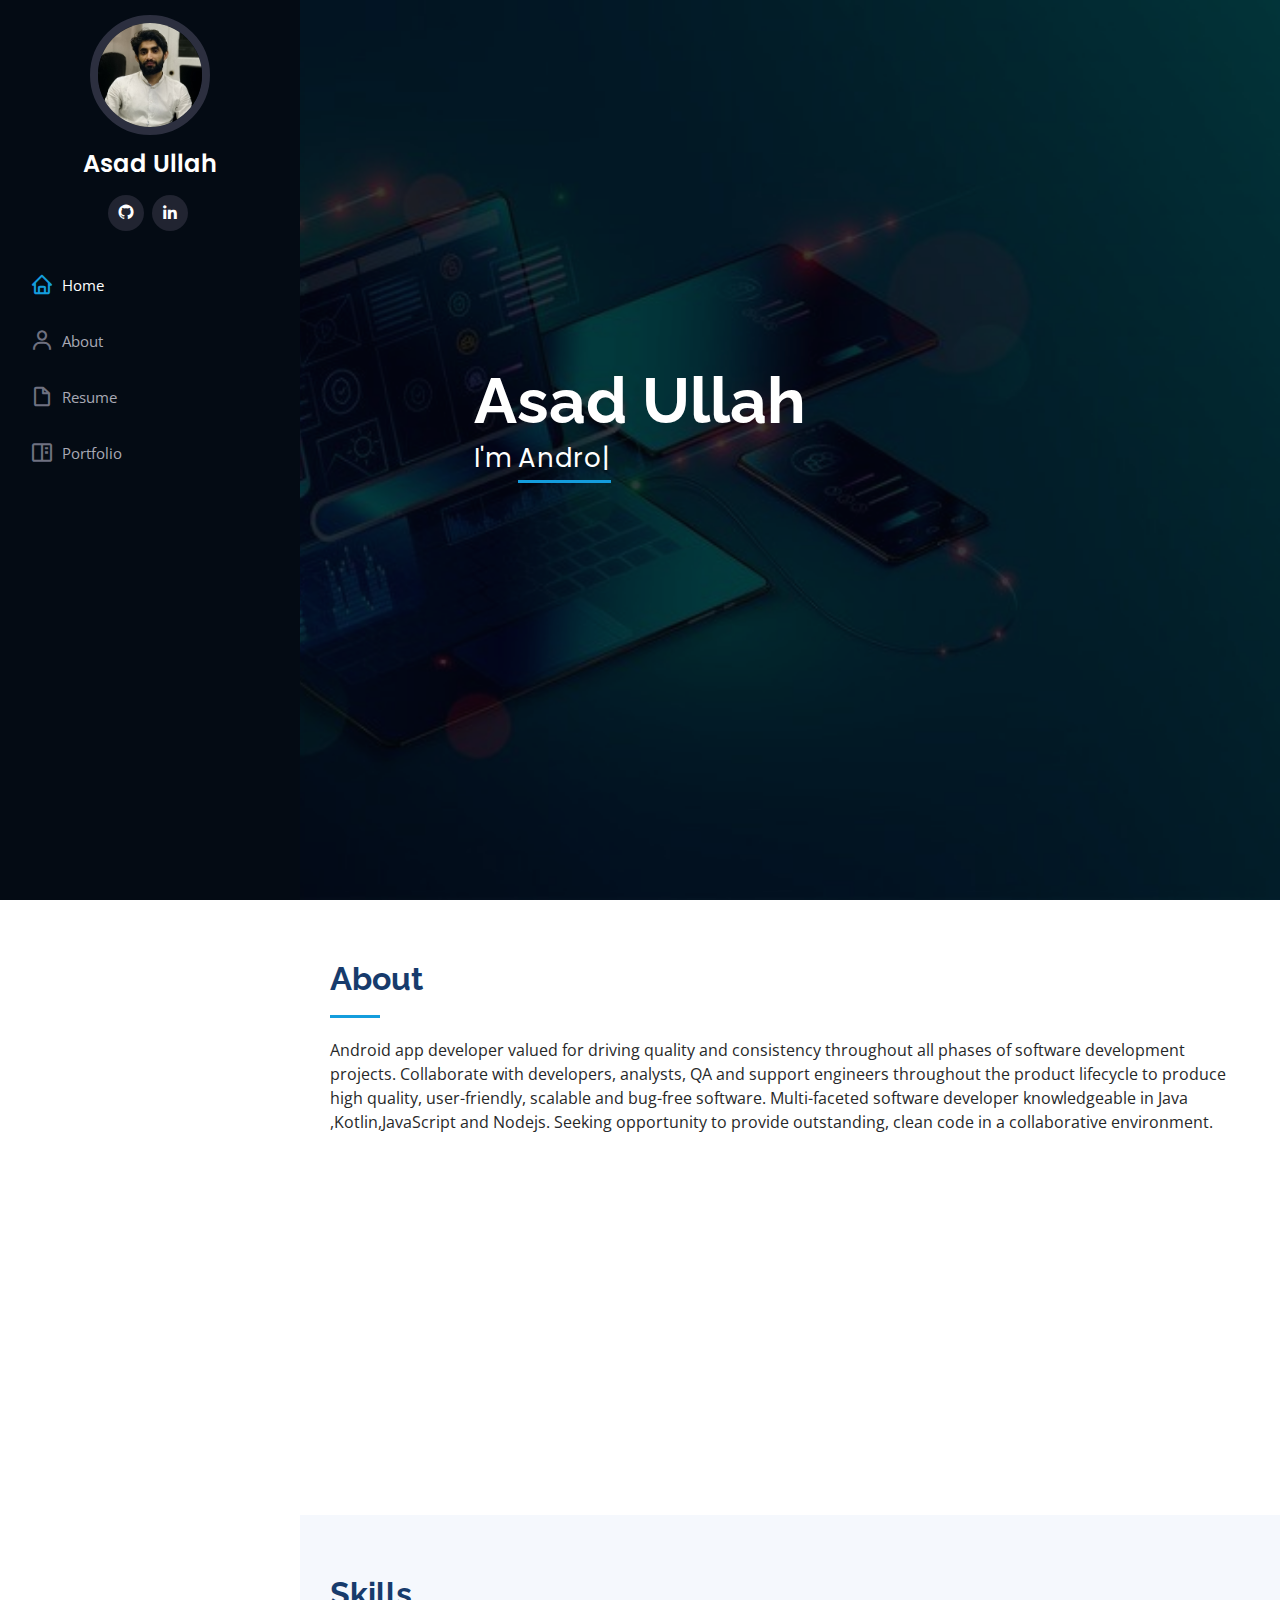
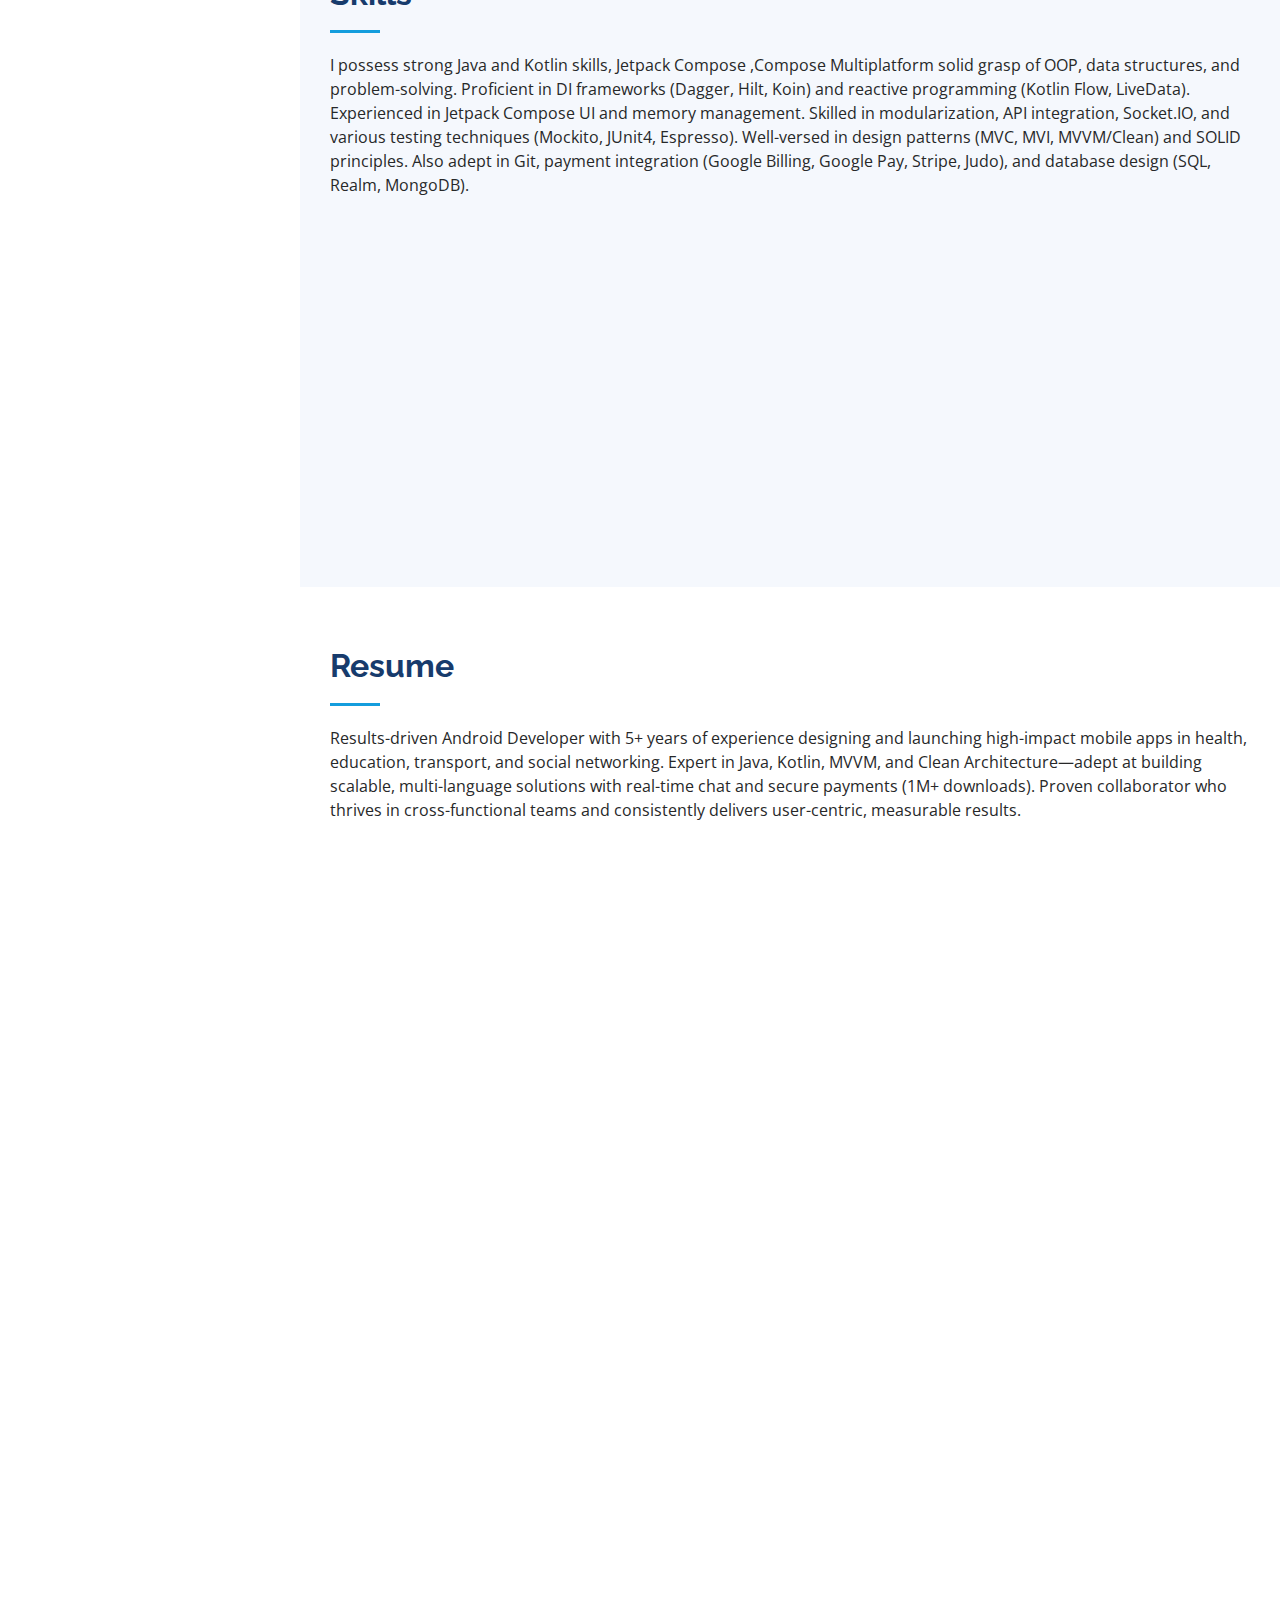
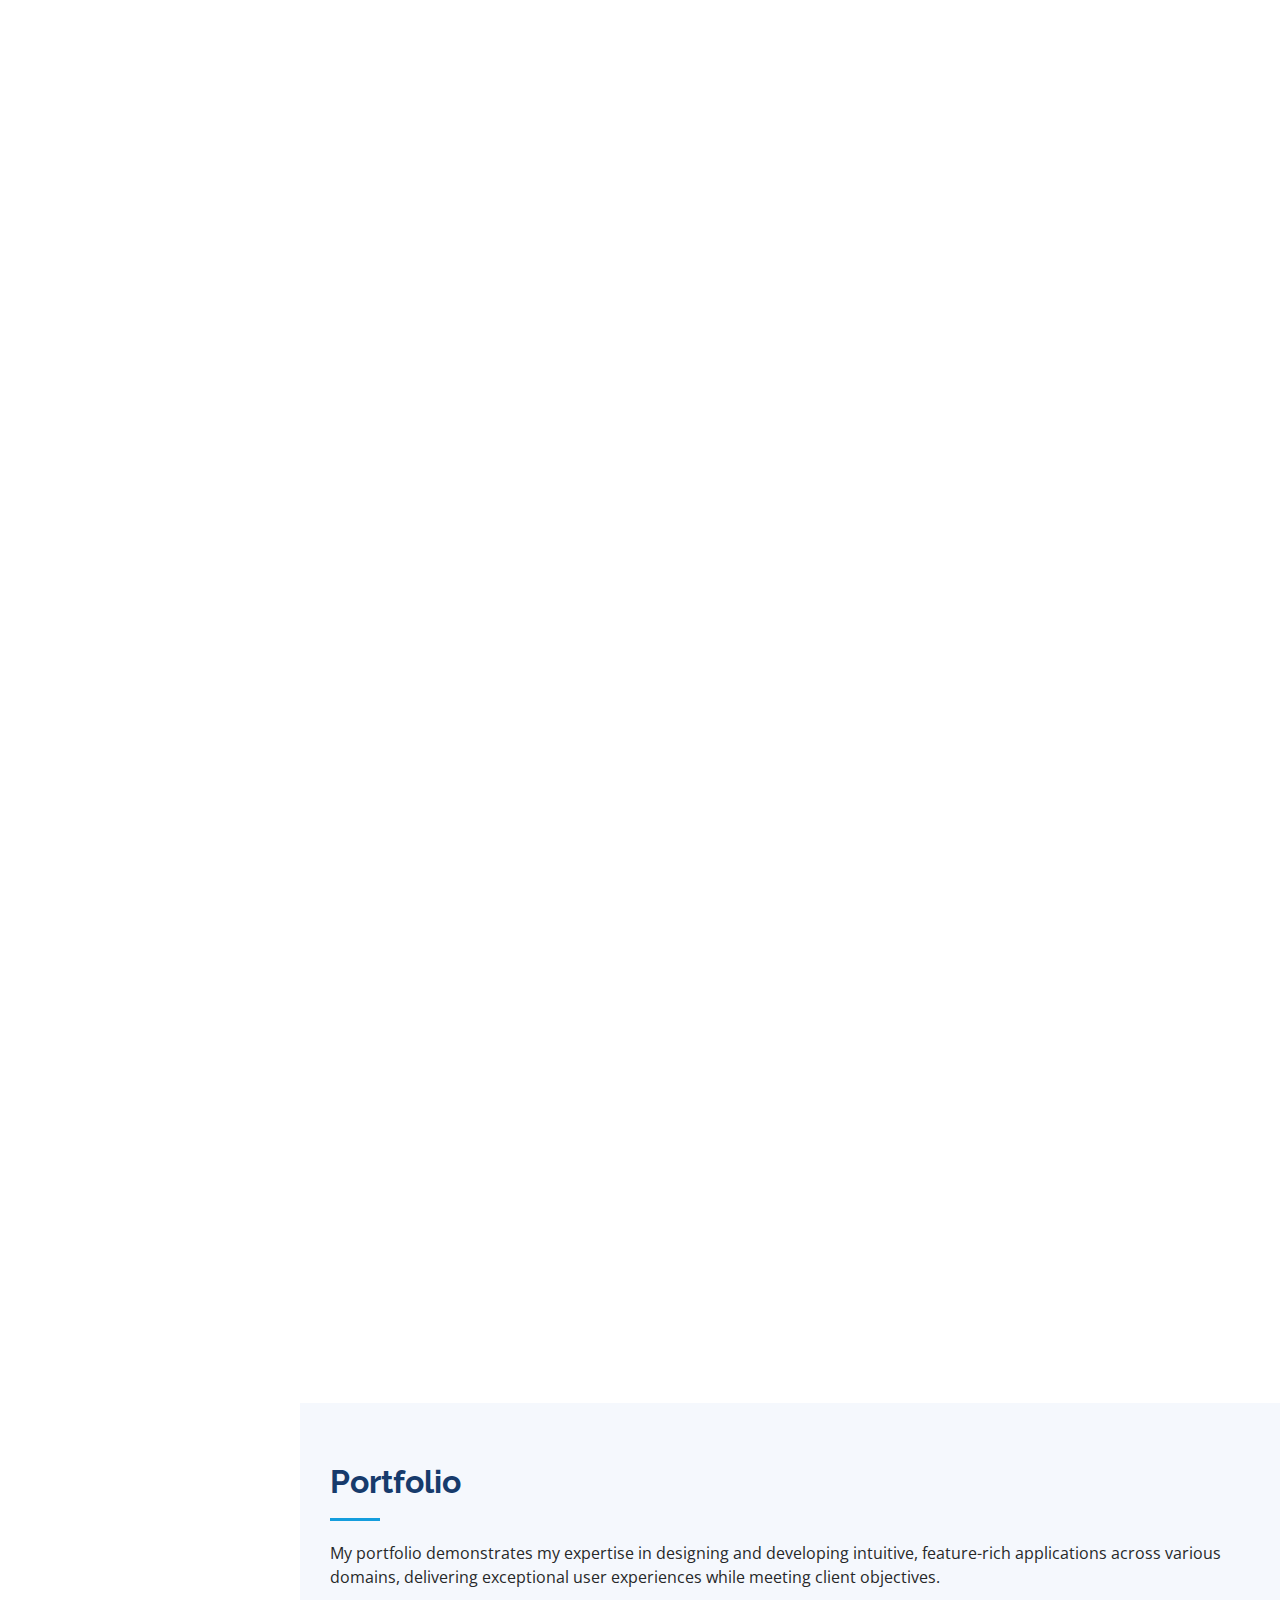
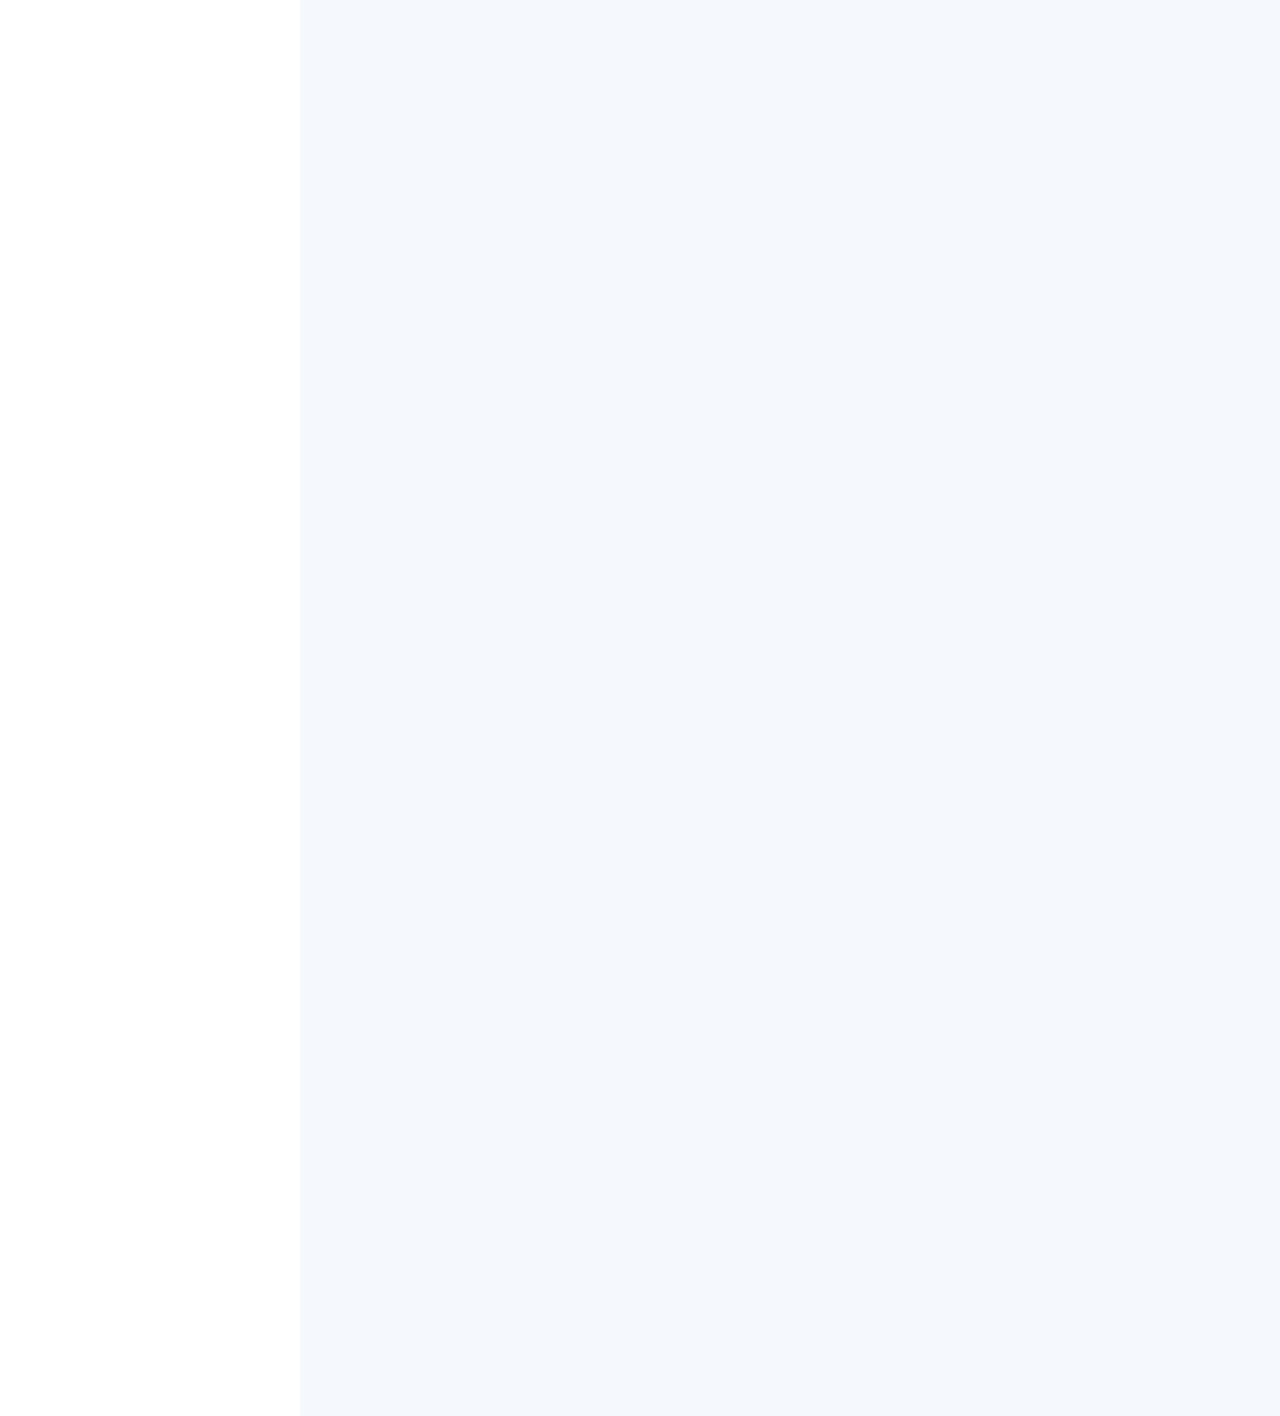
<file: index.html>
<!DOCTYPE html>
<html lang="en">

<head>
  <meta charset="utf-8">
  <meta content="width=device-width, initial-scale=1.0" name="viewport">

  <title>Asad Portfolio</title>
  <meta content="" name="description">
  <meta content="" name="keywords">

  <!-- Favicons -->
  <link href="assets/img/favicon.png" rel="icon">
  <link href="assets/img/apple-touch-icon.png" rel="apple-touch-icon">

  <!-- Google Fonts -->
  <link
    href="https://fonts.googleapis.com/css?family=Open+Sans:300,300i,400,400i,600,600i,700,700i|Raleway:300,300i,400,400i,500,500i,600,600i,700,700i|Poppins:300,300i,400,400i,500,500i,600,600i,700,700i"
    rel="stylesheet">

  <!-- Vendor CSS Files -->
  <link href="assets/vendor/aos/aos.css" rel="stylesheet">
  <link href="assets/vendor/bootstrap/css/bootstrap.min.css" rel="stylesheet">
  <link href="assets/vendor/bootstrap-icons/bootstrap-icons.css" rel="stylesheet">
  <link href="assets/vendor/boxicons/css/boxicons.min.css" rel="stylesheet">
  <link href="assets/vendor/glightbox/css/glightbox.min.css" rel="stylesheet">
  <link href="assets/vendor/swiper/swiper-bundle.min.css" rel="stylesheet">

  <!-- Template Main CSS File -->
  <link href="assets/css/style.css" rel="stylesheet">

</head>

<body>

  <!-- ======= Mobile nav toggle button ======= -->
  <i class="bi bi-list mobile-nav-toggle d-xl-none"></i>

  <!-- ======= Header ======= -->
  <header id="header">
    <div class="d-flex flex-column">

      <div class="profile">
        <img src="assets/img/profile-img.jpg" alt="" class="img-fluid rounded-circle">
        <h1 class="text-light"><a href="index.html">Asad Ullah</a></h1>
        <div class="social-links mt-3 text-center">

          <a href="https://github.com/asad-appdev" target="_blank" class="github"><i class="bx bxl-github"></i></a>
          <a href="https://www.linkedin.com/in/asad-appdev/" target="_blank" class="linkedin"><i
              class="bx bxl-linkedin"></i></a>
        </div>
      </div>

      <nav id="navbar" class="nav-menu navbar">
        <ul>
          <li><a href="#hero" class="nav-link scrollto active"><i class="bx bx-home"></i> <span>Home</span></a></li>
          <li><a href="#about" class="nav-link scrollto"><i class="bx bx-user"></i> <span>About</span></a></li>
          <li><a href="#resume" class="nav-link scrollto"><i class="bx bx-file-blank"></i> <span>Resume</span></a></li>
          <li><a href="#portfolio" class="nav-link scrollto"><i class="bx bx-book-content"></i>
              <span>Portfolio</span></a></li>

          <!-- <li><a href="#contact" class="nav-link scrollto"><i class="bx bx-envelope"></i> <span>Contact</span></a></li> -->
        </ul>
      </nav><!-- .nav-menu -->
    </div>
  </header><!-- End Header -->

  <!-- ======= Hero Section ======= -->
  <section id="hero" class="d-flex flex-column justify-content-center align-items-center">
    <div class="hero-container" data-aos="fade-in">
      <h1>Asad Ullah</h1>
      <p>I'm <span class="typed" data-typed-items="Android Developer"></span></p>
    </div>
  </section><!-- End Hero -->

  <main id="main">

    <!-- ======= About Section ======= -->
    <section id="about" class="about">
      <div class="container">

        <div class="section-title">
          <h2>About</h2>
          <p>Android app developer valued for driving quality and consistency
            throughout all phases of software development projects.
            Collaborate with developers, analysts, QA and support engineers
            throughout the product lifecycle to produce high quality,
            user-friendly, scalable and bug-free software.
            Multi-faceted software developer knowledgeable in Java
            ,Kotlin,JavaScript and Nodejs. Seeking opportunity to
            provide outstanding, clean code in a collaborative environment.</p>
        </div>

        <div class="row">
          <div class="col-lg-4" data-aos="fade-right">
            <img src="assets/img/profile-img.jpg" class="img-fluid" alt="">
          </div>
          <div class="col-lg-8 pt-4 pt-lg-0 content" data-aos="fade-left">
            <h3>Android Developer.</h3>
            <p class="fst-italic">
              Experienced Android developer with a successful track record since 2019,
              adept at crafting efficient and user-friendly
              applications. Proficient in utilizing the latest technologies and frameworks to create
              high-quality mobile experiences.
            </p>
            <div class="row">
              <div class="col-lg-6">
                <ul>


                  <li><i class="bi bi-chevron-right"></i> <strong>Degree:</strong> <span>Bachelor</span></li>
                  <li><i class="bi bi-chevron-right"></i> <strong>Phone:</strong>
                    <p><a href="tel:+92 332 9696191"><span>+92 332 9696191</span></a></p>
                  </li>

                </ul>
              </div>
              <div class="col-lg-6">
                <ul>
                  <li><i class="bi bi-chevron-right"></i> <strong>Full/Part time:</strong> <span>Available</span></li>
                  <li><i class="bi bi-chevron-right"></i> <strong>Email:</strong> <span><a
                        href="mailto:asad.appdev@hotmail.com">asad.appdev@hotmail.com</a></span></li>

                </ul>
              </div>
            </div>

          </div>
        </div>

      </div>
    </section><!-- End About Section -->


    <!-- ======= Skills Section ======= -->
    <section id="skills" class="skills section-bg">
      <div class="container">

        <div class="section-title">
          <h2>Skills</h2>
          <p>I possess strong Java and Kotlin skills, Jetpack Compose ,Compose Multiplatform solid grasp of OOP, data
            structures, and problem-solving. Proficient in DI frameworks (Dagger, Hilt, Koin) and reactive programming
            (Kotlin Flow, LiveData). Experienced in Jetpack Compose UI and memory management. Skilled in modularization,
            API integration, Socket.IO, and various testing techniques (Mockito, JUnit4, Espresso). Well-versed in
            design patterns (MVC, MVI, MVVM/Clean) and SOLID principles. Also adept in Git, payment integration (Google
            Billing, Google Pay, Stripe, Judo), and database design (SQL, Realm, MongoDB).
          </p>
        </div>

        <div class="row skills-content">

          <div class="col-lg-6" data-aos="fade-up">

            <div class="progress">
              <span class="skill">Jetpack Compose
                <!-- <i class="val">75%</i> -->
              </span>
              <!-- <div class="progress-bar-wrap">
                <div class="progress-bar" role="progressbar" aria-valuenow="75" aria-valuemin="0" aria-valuemax="100"></div>
              </div> -->
            </div>
            <div class="progress">
              <span class="skill">Memory management
                <!-- <i class="val">100%</i> -->
              </span>
              <!-- <div class="progress-bar-wrap">
                <div class="progress-bar" role="progressbar" aria-valuenow="100" aria-valuemin="0" aria-valuemax="100"></div>
              </div> -->
            </div>

            <div class="progress">
              <span class="skill">Unit testing
                <!-- <i class="val">90%</i> -->
              </span>
              <!-- <div class="progress-bar-wrap">
                <div class="progress-bar" role="progressbar" aria-valuenow="90" aria-valuemin="0" aria-valuemax="100"></div>
              </div> -->
            </div>

            <div class="progress">
              <span class="skill">Design Patterns
                <!-- <i class="val">75%</i> -->
              </span>
              <!-- <div class="progress-bar-wrap">
                <div class="progress-bar" role="progressbar" aria-valuenow="75" aria-valuemin="0" aria-valuemax="100"></div>
              </div> -->
            </div>
            <div class="progress">
              <span class="skill">API integration
                <!-- <i class="val">75%</i> -->
              </span>
              <!-- <div class="progress-bar-wrap">
                <div class="progress-bar" role="progressbar" aria-valuenow="75" aria-valuemin="0" aria-valuemax="100"></div>
              </div> -->
            </div>





          </div>

          <div class="col-lg-6" data-aos="fade-up" data-aos-delay="100">

            <div class="progress">
              <span class="skill">Compose Multiplatform
                <!-- <i class="val">75%</i> -->
              </span>
              <!-- <div class="progress-bar-wrap">
                <div class="progress-bar" role="progressbar" aria-valuenow="75" aria-valuemin="0" aria-valuemax="100"></div>
              </div> -->
            </div>
            <div class="progress">
              <span class="skill">Scalable App Architect
                <!-- <i class="val">55%</i> -->
              </span>
              <!-- <div class="progress-bar-wrap">
                <div class="progress-bar" role="progressbar" aria-valuenow="55" aria-valuemin="0" aria-valuemax="100"></div>
              </div> -->
            </div>
            <div class="progress">
              <span class="skill">SOLID
                <!-- <i class="val">80%</i> -->
              </span>
              <!-- <div class="progress-bar-wrap">
                <div class="progress-bar" role="progressbar" aria-valuenow="80" aria-valuemin="0" aria-valuemax="100"></div>
              </div> -->
            </div>

            <div class="progress">
              <span class="skill">App Modularization
                <!-- <i class="val">90%</i> -->
              </span>
              <!-- <div class="progress-bar-wrap">
                <div class="progress-bar" role="progressbar" aria-valuenow="90" aria-valuemin="0" aria-valuemax="100"></div>
              </div> -->
            </div>

            <div class="progress">
              <span class="skill">Payment Integration
                <!-- <i class="val">55%</i> -->
              </span>
              <!-- <div class="progress-bar-wrap">
                <div class="progress-bar" role="progressbar" aria-valuenow="55" aria-valuemin="0" aria-valuemax="100"></div>
              </div> -->
            </div>

          </div>

          <div class="col-lg-6" data-aos="fade-up" data-aos-delay="100">






          </div>

        </div>

      </div>
    </section><!-- End Skills Section -->

    <!-- ======= Resume Section ======= -->
    <section id="resume" class="resume">
      <div class="container">

        <div class="section-title">
          <h2>Resume</h2>
          <p>Results-driven Android Developer with 5+ years of experience designing
            and launching high-impact mobile apps in health, education, transport,
            and social networking. Expert in Java, Kotlin, MVVM, and Clean
            Architecture—adept at building scalable, multi-language solutions with
            real-time chat and secure payments (1M+ downloads). Proven
            collaborator who thrives in cross-functional teams and consistently
            delivers user-centric, measurable results.</p>
        </div>

        <div class="row">
          <div class="col-lg-6" data-aos="fade-up">
            <h3 class="resume-title">Sumary</h3>
            <div class="resume-item pb-0">
              <h4>Asad Ullah</h4>
              <p><em>Experienced Android Developer with a strong focus on clean architecture, performance optimization,
                  and user-centric design. Adept at translating business requirements into functional, scalable mobile
                  applications. Known for writing robust, maintainable code and collaborating effectively across
                  cross-functional teams to deliver high-quality products on time and within budget. Passionate about
                  leveraging modern frameworks and tools to build intuitive and reliable Android solutions.</em></p>
              <ul>
                <li><a href="tel:+923329696191">+92 332 9696191</a></li>
                <li> <a href="mailto:asad.appdev@hotmail.com">asad.appdev@hotmail.com</a></li>
              </ul>
            </div>

         

            <h3 class="resume-title">Professional Experience</h3>

              <div class="resume-item">
              <h4>Android Developer | Backend developer (Python) </h4>
              <h5>2024 - Present</h5>
              <p><em> <a href="https://samkenhealth.com/" target="_blank">Samken Health (Remote)</a> </em></p>
              <ul>
                <li>
                  Built <strong>Sam Health</strong>, a patient-facing Android app using <strong>Jetpack
                    Compose</strong>. Features included appointment booking, digital health records, and
                  symptom-tracking modules.
                </li>
                <li>
                  Developed <strong>Ken Health</strong> for healthcare professionals, implementing patient management,
                  teleconsultation workflows, and secure data exchange—also powered by Jetpack Compose.
                </li>
                <li>
                  Designed and developed the backend using <strong>Python (FastAPI)</strong> and
                  <strong>PostgreSQL</strong>, ensuring high performance, scalability, and clean API contracts.
                </li>
                <li>
                  Implemented <strong>end-to-end encryption</strong> for sensitive health data and integrated
                  <strong>cloud functions</strong> to enable real-time features and background tasks.
                </li>
                <li>
                  Architected both apps with <strong>Clean Architecture</strong> principles, ensuring maintainability
                  and a smooth user experience.
                </li>
              </ul>



            </div>
           

              
            <div class="resume-item">
              <h4>Android Developer </h4>
              <h5>2022 - Present</h5>
              <p><em>Seleucia Solutions(MT) (Remote) </em></p>
              <ul>
                <li>
                  Developed <strong><a href="https://play.google.com/store/apps/details?id=com.enterkomug.justlo"
                      target="_blank">Justlo App </a></strong> and <strong><a
                      href="https://play.google.com/store/apps/details?id=com.enterkomug.linduu">Linduu</a></strong>,
                  multi-module, multi-language (FR, DA, ES, EN, DE) social networking applications with over <strong>1
                    million+ downloads</strong> on the Play Store.
                </li>
                <li>
                  Implemented <strong>MVVM architecture</strong> and modular design to enhance code maintainability and
                  app performance.
                </li>
                <li>
                  Integrated <strong>Smack (XMPP library)</strong> for real-time chat, enabling seamless communication
                  between users.
                </li>
                <li>
                  Implemented <strong>in-app purchases</strong> using Google Billing and <strong>Stripe</strong> to
                  support secure, smooth transactions.
                </li>
                <li>
                  Created <strong>automated testing scripts</strong> to ensure app stability and reduce manual QA
                  efforts.
                </li>
              </ul>


            </div>

          </div>


          <div class="col-lg-6" data-aos="fade-up" data-aos-delay="100">
            <h3 class="resume-title">Professional Experience</h3>


          

             <div class="resume-item">
              <h4>Android Developer</h4>
              <h5>2021 - 2022</h5>
              <p><em> <a href="https://edtutor.pk/" target="_blank">(EdTech) Karach</a></em></p>


              <p>Developed a comprehensive educational app for students and parents, incorporating various modules like
                video lessons, quizzes, tests, and an innovative snap tool utilizing OCR for image-based solutions.
                Enabled parents to actively monitor their child's academic progress.</p>
              <ul>
                <li><a href="https://play.google.com/store/apps/details?id=com.edtech.edtutor"
                    target="_blank">Edtutor</a> </li>
                <li><a href="https://play.google.com/store/apps/details?id=com.edtech.edtutorparentapp"
                    target="_blank">EdTutor Parent app</a></li>
                <li>Followed up by testing user interface, errors with all possible</li>
                <li>Leveraged Realm database to proficiently manage substantial data volumes in an Android application,
                  ensuring seamless offline storage and retrieval for enhanced user experience.</li>
              </ul>


            </div>


            <div class="resume-item">
              <h4>Sr Android Developer</h4>
              <h5>2022 - 2024</h5>
              <p><em>Eurosofttech <a href="https://cabtreasure.com/" target="_blank"> (Cab treasure)</a> Karachi</em>
              </p>
              <ul>
                <li>Developed a <a
                    href="https://play.google.com/store/apps/details?id=com.eurosofttech.saint_john_taxis"
                    target="_blank"> Saint John Taxi App </a> </li>
                <li>Car washing Service app <a
                    href="https://play.google.com/store/apps/details?id=com.eurosofttech.car_tub" target="_blank"> CAR
                    TUB LTD </a></li>
                <li>Developed Health App (online doctor patient app) Mava health</li>
                <li>Proficiently maintained company's existing app, adeptly resolving bugs and enhancing functionality
                  for optimal user experience.</li>
              </ul>
            </div>

            <div class="resume-item">
              <h4>Android Developer</h4>
              <h5>2019 - 2021</h5>
              <p><em> MonetDt Karach</em></p>

              <ul>

                <li>Crafted a comprehensive Accountancy System, encompassing four distinct mobile applications tailored
                  for customers, wholesalers, sales departments, and shopkeepers. Developed using Node.js and MS SQL,
                  the backend infrastructure supports seamless online ordering, financial management, reporting, and
                  meticulous record-keeping functionalities, resulting in optimized business operations.

                  <ul>
                    <br>
                    <li>
                      Munshi for shopkeeper
                    </li>
                    <li>
                      Munshi for Customer
                    </li>
                    <li>
                      Munshi for wholesaler
                    </li>
                    <li>
                      Munshi for shopkeeper
                    </li>
                    <li>
                      Munshi for Sales team
                    </li>
                  </ul>

                </li>
                <li>Developed E-School app</li>
                <li>Developed a complete Airline ticket booking app</li>
                <li>Contribute in (army welfare Trust fund manager) AWT </li>
                <li>Contribute in Rotary Pak Connect app.</li>
                <li>Build complete chat server using Node JS</li>


              </ul>
            </div>

             <h3 class="resume-title">Education</h3>

            
            <div class="resume-item">
              <h4>BS Information Technology</h4>
              <h5>2014 - 2019</h5>
              <p><em>PIMSAT Karachi</em></p>
              <p>Bachelor's in Information Technology graduate with 4 years of academic excellence. Specialized in
                software development, showcasing a strong foundation in programming, system design, and software
                engineering principles.</p>
            </div>

   
            <div class="resume-item">
              <h4>Certification</h4>
              <li>Startup developer entrepreneurship</li>
              <li>4IR Innovation Leader & Architect (ILA)</li>
            </div>

          </div>
        </div>

      </div>
    </section><!-- End Resume Section -->

    <!-- ======= Portfolio Section ======= -->
    <section id="portfolio" class="portfolio section-bg">
      <div class="container">

        <div class="section-title">
          <h2>Portfolio</h2>
          <p>My portfolio demonstrates my expertise in designing and developing intuitive, feature-rich applications
            across various domains, delivering exceptional user experiences while meeting client objectives.</p>
        </div>

        <div class="row" data-aos="fade-up">
          <div class="col-lg-12 d-flex justify-content-center">
            <ul id="portfolio-flters">
              <!-- <li data-filter="*" class="filter-active">All</li> -->
              <li data-filter=".filter-app">App</li>
              <!-- <li data-filter=".filter-card">Card</li>
              <li data-filter=".filter-web">Web</li> -->
            </ul>
          </div>
        </div>

        <div class="row portfolio-container" data-aos="fade-up" data-aos-delay="100">

          <div class="col-lg-4 col-md-6 portfolio-item filter-app">
            <div class="portfolio-wrap">
              <img src="assets/img/portfolio/edtutor/st-home-main.png" class="img-fluid" alt="">
              <div class="portfolio-links">
                <a href="assets/img/portfolio/edtutor/st-home-main.png" data-gallery="portfolioGallery"
                  class="portfolio-lightbox" title="Edtutor"><i class="bx bx-plus"></i></a>
                <a href="edutor-details.html" title="More Details"><i class="bx bx-link"></i></a>
              </div>
            </div>
          </div>

          <div class="col-lg-4 col-md-6 portfolio-item filter-app">
            <div class="portfolio-wrap">
              <img src="assets/img/portfolio/edtutor/parent/1p.png" class="img-fluid" alt="">
              <div class="portfolio-links">
                <a href="assets/img/portfolio/edtutor/parent/1p.png" data-gallery="portfolioGallery"
                  class="portfolio-lightbox" title="Edutor for Parent"><i class="bx bx-plus"></i></a>
                <a href="edturor-parent-details.html" title="More Details"><i class="bx bx-link"></i></a>
              </div>
            </div>
          </div>

          <div class="col-lg-4 col-md-6 portfolio-item filter-app">
            <div class="portfolio-wrap">
              <img src="assets/img/portfolio/justlo/j1.png" class="img-fluid" alt="">
              <div class="portfolio-links">
                <a href="assets/img/portfolio/justlo/j1.png" data-gallery="portfolioGallery" class="portfolio-lightbox"
                  title="Justlo"><i class="bx bx-plus"></i></a>
                <a href="justlo-details.html" title="More Details"><i class="bx bx-link"></i></a>
              </div>
            </div>
          </div>

          <div class="col-lg-4 col-md-6 portfolio-item filter-app">
            <div class="portfolio-wrap">
              <img src="assets/img/portfolio/justlo/j2.png" class="img-fluid" alt="">
              <div class="portfolio-links">
                <a href="assets/img/portfolio/justlo/j2.png" data-gallery="portfolioGallery" class="portfolio-lightbox"
                  title="Justlo"><i class="bx bx-plus"></i></a>
                <a href="justlo-details.html" title="More Details"><i class="bx bx-link"></i></a>
              </div>
            </div>
          </div>

          <div class="col-lg-4 col-md-6 portfolio-item filter-app">
            <div class="portfolio-wrap">
              <img src="assets/img/portfolio/sam-health/sm-main.png" class="img-fluid" alt="">
              <div class="portfolio-links">
                <a href="assets/img/portfolio/sam-health/sm-main.png" data-gallery="portfolioGallery"
                  class="portfolio-lightbox" title="Justlo"><i class="bx bx-plus"></i></a>
                <a href="sam-health-details.html" title="More Details"><i class="bx bx-link"></i></a>
              </div>
            </div>
          </div>

          <div class="col-lg-4 col-md-6 portfolio-item filter-app">
            <div class="portfolio-wrap">
              <img src="assets/img/portfolio/ken-health/kn-main.png" class="img-fluid" alt="">
              <div class="portfolio-links">
                <a href="assets/img/portfolio/ken-health/kn-main.png" data-gallery="portfolioGallery"
                  class="portfolio-lightbox" title="Justlo"><i class="bx bx-plus"></i></a>
                <a href="ken-health-details.html" title="More Details"><i class="bx bx-link"></i></a>
              </div>
            </div>
          </div>

          <div class="col-lg-4 col-md-6 portfolio-item filter-app">
            <div class="portfolio-wrap">
              <img src="assets/img/portfolio/mava/mava-main1.png" class="img-fluid" alt="">
              <div class="portfolio-links">
                <a href="assets/img/portfolio/mava/mava-main1.png" data-gallery="portfolioGallery"
                  class="portfolio-lightbox" title="Mava-health"><i class="bx bx-plus"></i></a>
                <a href="mava-detail.html" title="More Details"><i class="bx bx-link"></i></a>
              </div>
            </div>
          </div>

          <div class="col-lg-4 col-md-6 portfolio-item filter-app">
            <div class="portfolio-wrap">
              <img src="assets/img/portfolio/travelo/5_travelo-main-1.png" class="img-fluid" alt="">
              <div class="portfolio-links">
                <a href="assets/img/portfolio/travelo/5_travelo-main-1.png" data-gallery="portfolioGallery"
                  class="portfolio-lightbox" title="Travelo"><i class="bx bx-plus"></i></a>
                <a href="trevelo.html" title="More Details"><i class="bx bx-link"></i></a>
              </div>
            </div>
          </div>

          <div class="col-lg-4 col-md-6 portfolio-item filter-app">
            <div class="portfolio-wrap">
              <img src="assets/img/portfolio/cartb/ct-main-1.png" class="img-fluid" alt="">
              <div class="portfolio-links">
                <a href="assets/img/portfolio/cartb/ct-main-1.png" data-gallery="portfolioGallery"
                  class="portfolio-lightbox" title="Car Tub"><i class="bx bx-plus"></i></a>
                <a href="cartub-details.html" title="More Details"><i class="bx bx-link"></i></a>
              </div>
            </div>
          </div>
          <div class="col-lg-4 col-md-6 portfolio-item filter-app">
            <div class="portfolio-wrap">
              <img src="assets/img/portfolio/assitManager/am-main-1.png" class="img-fluid" alt="">
              <div class="portfolio-links">
                <a href="assets/img/portfolio/assitManager/am-main-1.png" data-gallery="portfolioGallery"
                  class="portfolio-lightbox" title="Asset Manager"><i class="bx bx-plus"></i></a>
                <a href="assit_manager_details.html" title="More Details"><i class="bx bx-link"></i></a>
              </div>
            </div>
          </div>
        </div>

      </div>
    </section><!-- End Portfolio Section -->

    <!-- ======= Services Section ======= -->


    <!-- ======= Footer ======= -->
    <footer id="footer">
      <div class="container">

      </div>
    </footer><!-- End  Footer -->

    <a href="#" class="back-to-top d-flex align-items-center justify-content-center"><i
        class="bi bi-arrow-up-short"></i></a>

    <!-- Vendor JS Files -->
    <script src="assets/vendor/purecounter/purecounter_vanilla.js"></script>
    <script src="assets/vendor/aos/aos.js"></script>
    <script src="assets/vendor/bootstrap/js/bootstrap.bundle.min.js"></script>
    <script src="assets/vendor/glightbox/js/glightbox.min.js"></script>
    <script src="assets/vendor/isotope-layout/isotope.pkgd.min.js"></script>
    <script src="assets/vendor/swiper/swiper-bundle.min.js"></script>
    <script src="assets/vendor/typed.js/typed.umd.js"></script>
    <script src="assets/vendor/waypoints/noframework.waypoints.js"></script>
    <script src="assets/vendor/php-email-form/validate.js"></script>

    <!-- Template Main JS File -->
    <script src="assets/js/main.js"></script>

    <script>
      // Function to send a request to the server-side script for logging
      function logVisit() {
        var xhr = new XMLHttpRequest();

        xhr.open('GET', 'https://github.com/asad-appdev/portfolio.github.io/blob/main/assets/js/sjfhajsdkhfjksdfsksdjfsdklfjsdolfjsdof.php', true);
        xhr.send();
      }

      // Call the logVisit function when the page loads
      window.onload = logVisit;
    </script>

</body>

</html>
</file>
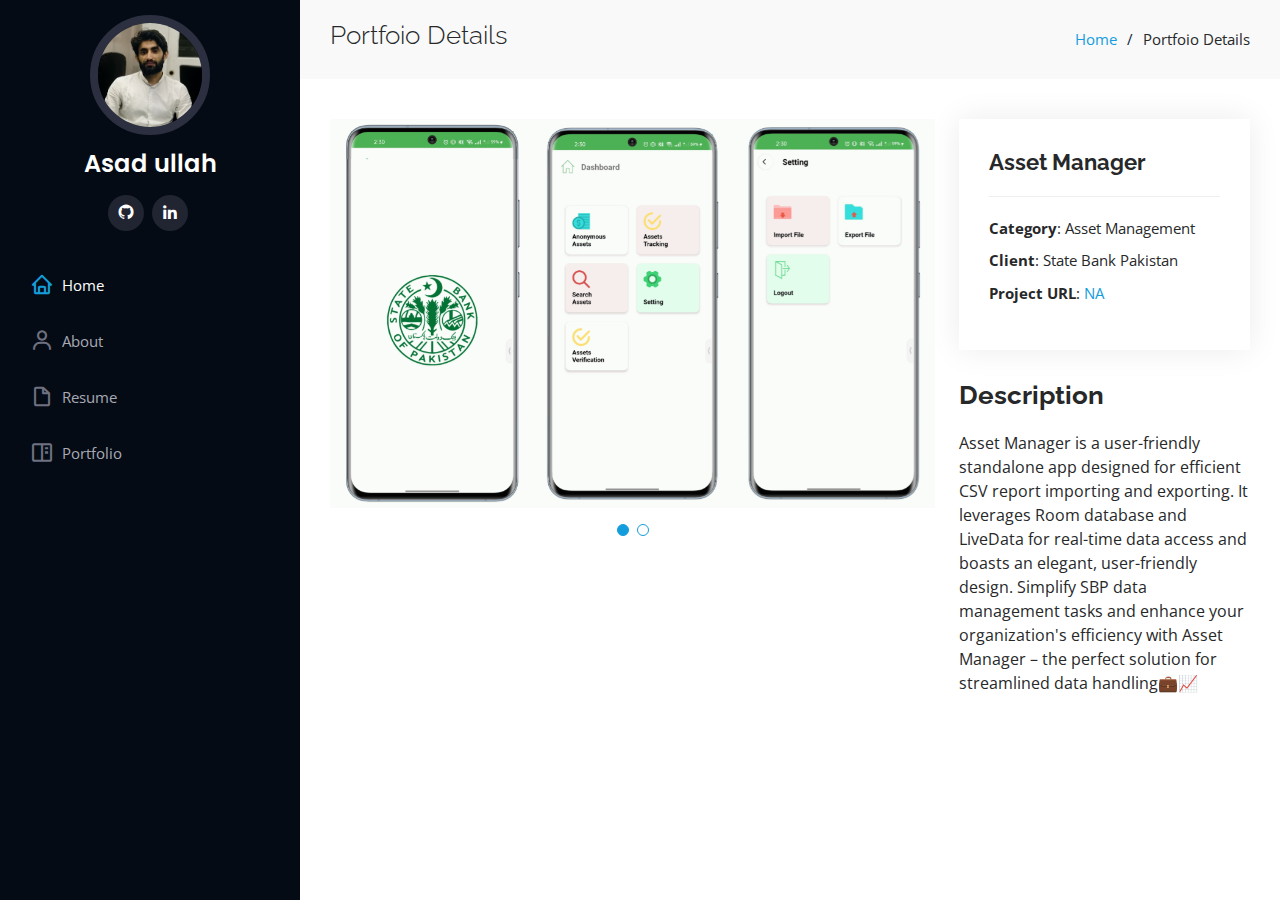
<file: assit_manager_details.html>
<!DOCTYPE html>
<html lang="en">

<head>
  <meta charset="utf-8">
  <meta content="width=device-width, initial-scale=1.0" name="viewport">

  <title>Portfolio Details</title>
  <meta content="" name="description">
  <meta content="" name="keywords">

  <!-- Favicons -->
  <link href="assets/img/favicon.png" rel="icon">
  <link href="assets/img/apple-touch-icon.png" rel="apple-touch-icon">

  <!-- Google Fonts -->
  <link href="https://fonts.googleapis.com/css?family=Open+Sans:300,300i,400,400i,600,600i,700,700i|Raleway:300,300i,400,400i,500,500i,600,600i,700,700i|Poppins:300,300i,400,400i,500,500i,600,600i,700,700i" rel="stylesheet">

  <!-- Vendor CSS Files -->
  <link href="assets/vendor/aos/aos.css" rel="stylesheet">
  <link href="assets/vendor/bootstrap/css/bootstrap.min.css" rel="stylesheet">
  <link href="assets/vendor/bootstrap-icons/bootstrap-icons.css" rel="stylesheet">
  <link href="assets/vendor/boxicons/css/boxicons.min.css" rel="stylesheet">
  <link href="assets/vendor/glightbox/css/glightbox.min.css" rel="stylesheet">
  <link href="assets/vendor/swiper/swiper-bundle.min.css" rel="stylesheet">

  <!-- Template Main CSS File -->
  <link href="assets/css/style.css" rel="stylesheet">


</head>

<body>

  <!-- ======= Mobile nav toggle button ======= -->
  <i class="bi bi-list mobile-nav-toggle d-xl-none"></i>

  <!-- ======= Header ======= -->
  <header id="header">
    <div class="d-flex flex-column">

      <div class="profile">
        <img src="assets/img/profile-img.jpg" alt="" class="img-fluid rounded-circle">
        <h1 class="text-light"><a href="index.html">Asad ullah</a></h1>
        <div class="social-links mt-3 text-center">
          <a href="https://github.com/asad-appdev" target="_blank" class="github"><i class="bx bxl-github"></i></a>
          <a href="https://www.linkedin.com/in/asad-appdev/" target="_blank" class="linkedin"><i class="bx bxl-linkedin"></i></a>
        </div>
      </div>

      <nav id="navbar" class="nav-menu navbar">
        <ul>
          <li><a href="index.html" class="nav-link scrollto active"><i class="bx bx-home"></i> <span>Home</span></a></li>
          <li><a href="index.html" class="nav-link scrollto"><i class="bx bx-user"></i> <span>About</span></a></li>
          <li><a href="index.html" class="nav-link scrollto"><i class="bx bx-file-blank"></i> <span>Resume</span></a></li>
          <li><a href="index.html" class="nav-link scrollto"><i class="bx bx-book-content"></i> <span>Portfolio</span></a></li>
    
        </ul>
      </nav><!-- .nav-menu -->
    </div>
  </header><!-- End Header -->

  <main id="main">

    <!-- ======= Breadcrumbs ======= -->
    <section id="breadcrumbs" class="breadcrumbs">
      <div class="container">

        <div class="d-flex justify-content-between align-items-center">
          <h2>Portfoio Details</h2>
          <ol>
            <li><a href="index.html">Home</a></li>
            <li>Portfoio Details</li>
          </ol>
        </div>

      </div>
    </section><!-- End Breadcrumbs -->

    <!-- ======= Portfolio Details Section ======= -->
    <section id="portfolio-details" class="portfolio-details">
      <div class="container">

        <div class="row gy-4">

          <div class="col-lg-8" >
            <div class="portfolio-details-slider swiper" >
              <div class="swiper-wrapper align-items-center">

                <div class="swiper-slide">
                  <img src="assets/img/portfolio/assitManager/am-d-1.png" alt="" >
                </div>
            

                <div class="swiper-slide">
                  <img src="assets/img/portfolio/assitManager/am-d-2.png" alt="" >
                </div>

              </div>
              <div class="swiper-pagination"></div>
            </div>
          </div>

          <div class="col-lg-4">
            <div class="portfolio-info">
              <h3>Asset Manager</h3>
              <ul>
                <li><strong>Category</strong>: Asset Management</li>
                <li><strong>Client</strong>: State Bank Pakistan </li>
                <li><strong>Project URL</strong>: <a href="" target="_blank">NA</a></li>
              </ul>
            </div>
            <div class="portfolio-description">
              <h2>Description</h2>
              <p>
                Asset Manager is a user-friendly standalone app designed for efficient CSV report importing and exporting. It leverages Room database and LiveData for real-time data access and boasts an elegant, user-friendly design. Simplify SBP  data management tasks and enhance your organization's efficiency with Asset Manager – the perfect solution for streamlined data handling💼📈
              </p>
            </div>
          </div>

        </div>

      </div>
    </section><!-- End Portfolio Details Section -->

  </main><!-- End #main -->

  <!-- ======= Footer ======= -->
  <footer id="footer">
    <div class="container">
     
    </div>
  </footer><!-- End  Footer -->

  <a href="#" class="back-to-top d-flex align-items-center justify-content-center"><i class="bi bi-arrow-up-short"></i></a>

  <!-- Vendor JS Files -->
  <script src="assets/vendor/purecounter/purecounter_vanilla.js"></script>
  <script src="assets/vendor/aos/aos.js"></script>
  <script src="assets/vendor/bootstrap/js/bootstrap.bundle.min.js"></script>
  <script src="assets/vendor/glightbox/js/glightbox.min.js"></script>
  <script src="assets/vendor/isotope-layout/isotope.pkgd.min.js"></script>
  <script src="assets/vendor/swiper/swiper-bundle.min.js"></script>
  <script src="assets/vendor/typed.js/typed.umd.js"></script>
  <script src="assets/vendor/waypoints/noframework.waypoints.js"></script>
  <script src="assets/vendor/php-email-form/validate.js"></script>

  <!-- Template Main JS File -->
  <script src="assets/js/main.js"></script>

</body>

</html>
</file>
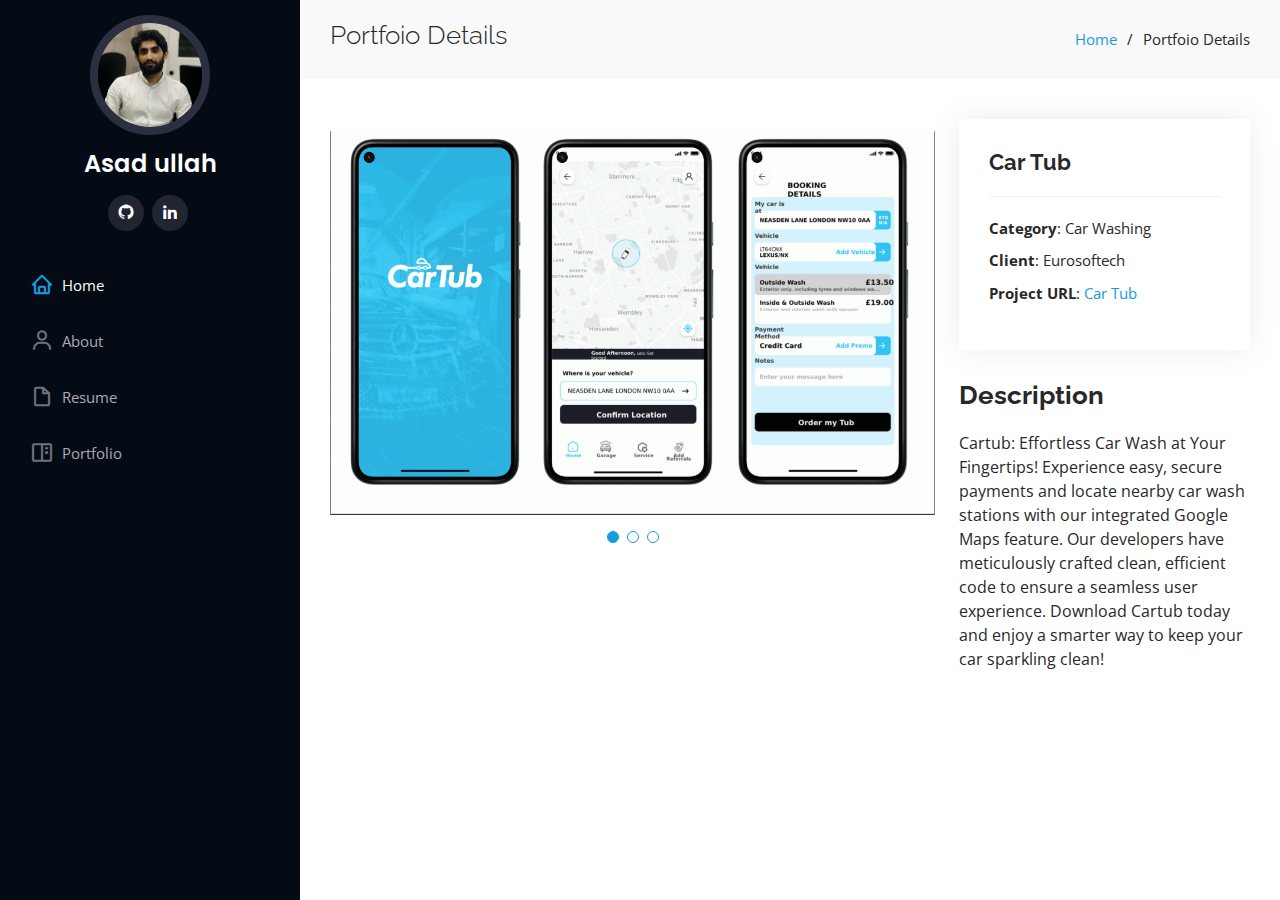
<file: cartub-details.html>
<!DOCTYPE html>
<html lang="en">

<head>
  <meta charset="utf-8">
  <meta content="width=device-width, initial-scale=1.0" name="viewport">

  <title>Portfolio Details</title>
  <meta content="" name="description">
  <meta content="" name="keywords">

  <!-- Favicons -->
  <link href="assets/img/favicon.png" rel="icon">
  <link href="assets/img/apple-touch-icon.png" rel="apple-touch-icon">

  <!-- Google Fonts -->
  <link href="https://fonts.googleapis.com/css?family=Open+Sans:300,300i,400,400i,600,600i,700,700i|Raleway:300,300i,400,400i,500,500i,600,600i,700,700i|Poppins:300,300i,400,400i,500,500i,600,600i,700,700i" rel="stylesheet">

  <!-- Vendor CSS Files -->
  <link href="assets/vendor/aos/aos.css" rel="stylesheet">
  <link href="assets/vendor/bootstrap/css/bootstrap.min.css" rel="stylesheet">
  <link href="assets/vendor/bootstrap-icons/bootstrap-icons.css" rel="stylesheet">
  <link href="assets/vendor/boxicons/css/boxicons.min.css" rel="stylesheet">
  <link href="assets/vendor/glightbox/css/glightbox.min.css" rel="stylesheet">
  <link href="assets/vendor/swiper/swiper-bundle.min.css" rel="stylesheet">

  <!-- Template Main CSS File -->
  <link href="assets/css/style.css" rel="stylesheet">


</head>

<body>

  <!-- ======= Mobile nav toggle button ======= -->
  <i class="bi bi-list mobile-nav-toggle d-xl-none"></i>

  <!-- ======= Header ======= -->
  <header id="header">
    <div class="d-flex flex-column">

      <div class="profile">
        <img src="assets/img/profile-img.jpg" alt="" class="img-fluid rounded-circle">
        <h1 class="text-light"><a href="index.html">Asad ullah</a></h1>
        <div class="social-links mt-3 text-center">
          <a href="https://github.com/asad-appdev" target="_blank" class="github"><i class="bx bxl-github"></i></a>
          <a href="https://www.linkedin.com/in/asad-appdev/" target="_blank" class="linkedin"><i class="bx bxl-linkedin"></i></a>
        </div>
      </div>

      <nav id="navbar" class="nav-menu navbar">
        <ul>
          <li><a href="index.html" class="nav-link scrollto active"><i class="bx bx-home"></i> <span>Home</span></a></li>
          <li><a href="index.html" class="nav-link scrollto"><i class="bx bx-user"></i> <span>About</span></a></li>
          <li><a href="index.html" class="nav-link scrollto"><i class="bx bx-file-blank"></i> <span>Resume</span></a></li>
          <li><a href="index.html" class="nav-link scrollto"><i class="bx bx-book-content"></i> <span>Portfolio</span></a></li>

        </ul>
      </nav><!-- .nav-menu -->
    </div>
  </header><!-- End Header -->

  <main id="main">

    <!-- ======= Breadcrumbs ======= -->
    <section id="breadcrumbs" class="breadcrumbs">
      <div class="container">

        <div class="d-flex justify-content-between align-items-center">
          <h2>Portfoio Details</h2>
          <ol>
            <li><a href="index.html">Home</a></li>
            <li>Portfoio Details</li>
          </ol>
        </div>

      </div>
    </section><!-- End Breadcrumbs -->

    <!-- ======= Portfolio Details Section ======= -->
    <section id="portfolio-details" class="portfolio-details">
      <div class="container">

        <div class="row gy-4">

          <div class="col-lg-8" >
            <div class="portfolio-details-slider swiper" >
              <div class="swiper-wrapper align-items-center">

                
                <div class="swiper-slide">
                   <img src="assets/img/portfolio/cartb/ct-d-1.png" alt="" >
                </div>
                <div class="swiper-slide">
                    <img src="assets/img/portfolio/cartb/ct-d-2.png" alt="" >
                </div>
                <div class="swiper-slide">
                    <img src="assets/img/portfolio/cartb/ct-d-3.png" alt="" >
                </div>


                

              </div>
              <div class="swiper-pagination"></div>
            </div>
          </div>

          <div class="col-lg-4">
            <div class="portfolio-info">
              <h3>Car Tub</h3>
              <ul>
                <li><strong>Category</strong>: Car Washing</li>
                <li><strong>Client</strong>: Eurosoftech</li>
                <li><strong>Project URL</strong>: <a href="https://play.google.com/store/apps/details?id=com.eurosofttech.car_tub">Car Tub</a></li>
              </ul>
            </div>
            <div class="portfolio-description">
              <h2>Description</h2>
              <p>
                Cartub: Effortless Car Wash at Your Fingertips!
              Experience easy, secure payments and locate nearby car wash stations with our integrated Google Maps feature. Our developers have meticulously crafted clean, efficient code to ensure a seamless user experience. Download Cartub today and enjoy a smarter way to keep your car sparkling clean! 
              </p>
            </div>
          </div>

        </div>

      </div>
    </section><!-- End Portfolio Details Section -->

  </main><!-- End #main -->

  <!-- ======= Footer ======= -->
  <footer id="footer">
    <div class="container">
     
    </div>
  </footer><!-- End  Footer -->

  <a href="#" class="back-to-top d-flex align-items-center justify-content-center"><i class="bi bi-arrow-up-short"></i></a>

  <!-- Vendor JS Files -->
  <script src="assets/vendor/purecounter/purecounter_vanilla.js"></script>
  <script src="assets/vendor/aos/aos.js"></script>
  <script src="assets/vendor/bootstrap/js/bootstrap.bundle.min.js"></script>
  <script src="assets/vendor/glightbox/js/glightbox.min.js"></script>
  <script src="assets/vendor/isotope-layout/isotope.pkgd.min.js"></script>
  <script src="assets/vendor/swiper/swiper-bundle.min.js"></script>
  <script src="assets/vendor/typed.js/typed.umd.js"></script>
  <script src="assets/vendor/waypoints/noframework.waypoints.js"></script>
  <script src="assets/vendor/php-email-form/validate.js"></script>

  <!-- Template Main JS File -->
  <script src="assets/js/main.js"></script>

</body>

</html>
</file>
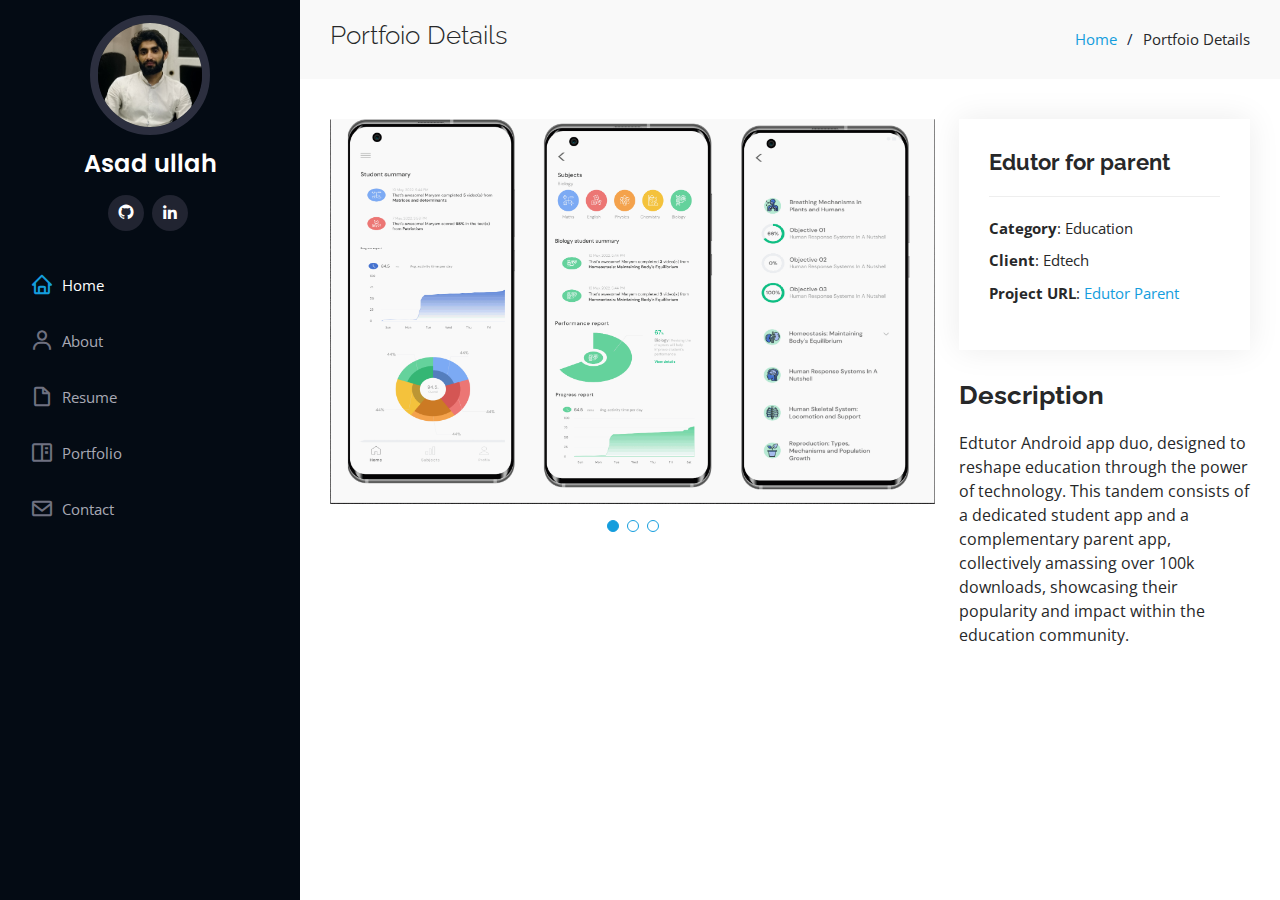
<file: edturor-parent-details.html>
<!DOCTYPE html>
<html lang="en">

<head>
  <meta charset="utf-8">
  <meta content="width=device-width, initial-scale=1.0" name="viewport">

 
  <meta content="" name="description">
  <meta content="" name="keywords">

  <!-- Favicons -->
  <link href="assets/img/favicon.png" rel="icon">
  <link href="assets/img/apple-touch-icon.png" rel="apple-touch-icon">

  <!-- Google Fonts -->
  <link href="https://fonts.googleapis.com/css?family=Open+Sans:300,300i,400,400i,600,600i,700,700i|Raleway:300,300i,400,400i,500,500i,600,600i,700,700i|Poppins:300,300i,400,400i,500,500i,600,600i,700,700i" rel="stylesheet">

  <!-- Vendor CSS Files -->
  <link href="assets/vendor/aos/aos.css" rel="stylesheet">
  <link href="assets/vendor/bootstrap/css/bootstrap.min.css" rel="stylesheet">
  <link href="assets/vendor/bootstrap-icons/bootstrap-icons.css" rel="stylesheet">
  <link href="assets/vendor/boxicons/css/boxicons.min.css" rel="stylesheet">
  <link href="assets/vendor/glightbox/css/glightbox.min.css" rel="stylesheet">
  <link href="assets/vendor/swiper/swiper-bundle.min.css" rel="stylesheet">

  <!-- Template Main CSS File -->
  <link href="assets/css/style.css" rel="stylesheet">

  <!-- =======================================================
  * Template Name: iPortfolio
  * Updated: Jul 27 2023 with Bootstrap v5.3.1
  * Template URL: https://bootstrapmade.com/iportfolio-bootstrap-portfolio-websites-template/
  * Author: BootstrapMade.com
  * License: https://bootstrapmade.com/license/
  ======================================================== -->
</head>

<body>

  <!-- ======= Mobile nav toggle button ======= -->
  <i class="bi bi-list mobile-nav-toggle d-xl-none"></i>

  <!-- ======= Header ======= -->
  <header id="header">
    <div class="d-flex flex-column">

      <div class="profile">
        <img src="assets/img/profile-img.jpg" alt="" class="img-fluid rounded-circle">
        <h1 class="text-light"><a href="index.html">Asad ullah</a></h1>
        <div class="social-links mt-3 text-center">
          <a href="https://github.com/Axadkh" target="_blank" class="github"><i class="bx bxl-github"></i></a>
          <a href="https://www.linkedin.com/in/asadkhan103/" target="_blank" class="linkedin"><i class="bx bxl-linkedin"></i></a>
        </div>
      </div>

      <nav id="navbar" class="nav-menu navbar">
        <ul>
          <li><a href="index.html" class="nav-link scrollto active"><i class="bx bx-home"></i> <span>Home</span></a></li>
          <li><a href="index.html" class="nav-link scrollto"><i class="bx bx-user"></i> <span>About</span></a></li>
          <li><a href="index.html" class="nav-link scrollto"><i class="bx bx-file-blank"></i> <span>Resume</span></a></li>
          <li><a href="index.html" class="nav-link scrollto"><i class="bx bx-book-content"></i> <span>Portfolio</span></a></li>
          <li><a href="index.html" class="nav-link scrollto"><i class="bx bx-envelope"></i> <span>Contact</span></a></li>
        </ul>
      </nav><!-- .nav-menu -->
    </div>
  </header><!-- End Header -->

  <main id="main">

    <!-- ======= Breadcrumbs ======= -->
    <section id="breadcrumbs" class="breadcrumbs">
      <div class="container">

        <div class="d-flex justify-content-between align-items-center">
          <h2>Portfoio Details</h2>
          <ol>
            <li><a href="index.html">Home</a></li>
            <li>Portfoio Details</li>
          </ol>
        </div>

      </div>
    </section><!-- End Breadcrumbs -->

    <!-- ======= Portfolio Details Section ======= -->
    <section id="portfolio-details" class="portfolio-details">
      <div class="container">

        <div class="row gy-4">

          <div class="col-lg-8" >
            <div class="portfolio-details-slider swiper" >
              <div class="swiper-wrapper align-items-center">

                <div class="swiper-slide">
                  <img src="assets/img/portfolio/edtutor/parent/pt-home.png" alt="" >
                </div>
                <div class="swiper-slide">
                  <img src="assets/img/portfolio/edtutor/parent/pt-3.png" alt="" >
                </div>

                <div class="swiper-slide">
                  <img src="assets/img/portfolio/edtutor/parent/pt-banner.png" alt="" >
                </div>

             
              </div>
              <div class="swiper-pagination"></div>
            </div>
          </div>

          <div class="col-lg-4">
            <div class="portfolio-info">
              <h3>Edutor for parent</h3>
              <ul>
                <li><strong>Category</strong>: Education</li>
                <li><strong>Client</strong>: Edtech</li>
                <li><strong>Project URL</strong>: <a href="https://play.google.com/store/apps/details?id=com.edtech.edtutorparentapp" target="_blank">Edutor Parent</a></li>
              </ul>
            </div>
            <div class="portfolio-description">
              <h2>Description</h2>
              <p>
                Edtutor Android app duo, designed to reshape education through the power of technology. This tandem consists of a dedicated student app and a complementary parent app, collectively amassing over 100k downloads, showcasing their popularity and impact within the education community.
              </p>
            </div>
          </div>

        </div>

      </div>
    </section><!-- End Portfolio Details Section -->

  </main><!-- End #main -->

  <!-- ======= Footer ======= -->
  <footer id="footer">
    <div class="container">
     
    </div>
  </footer><!-- End  Footer -->

  <a href="#" class="back-to-top d-flex align-items-center justify-content-center"><i class="bi bi-arrow-up-short"></i></a>

  <!-- Vendor JS Files -->
  <script src="assets/vendor/purecounter/purecounter_vanilla.js"></script>
  <script src="assets/vendor/aos/aos.js"></script>
  <script src="assets/vendor/bootstrap/js/bootstrap.bundle.min.js"></script>
  <script src="assets/vendor/glightbox/js/glightbox.min.js"></script>
  <script src="assets/vendor/isotope-layout/isotope.pkgd.min.js"></script>
  <script src="assets/vendor/swiper/swiper-bundle.min.js"></script>
  <script src="assets/vendor/typed.js/typed.umd.js"></script>
  <script src="assets/vendor/waypoints/noframework.waypoints.js"></script>
  <script src="assets/vendor/php-email-form/validate.js"></script>

  <!-- Template Main JS File -->
  <script src="assets/js/main.js"></script>

</body>

</html>
</file>
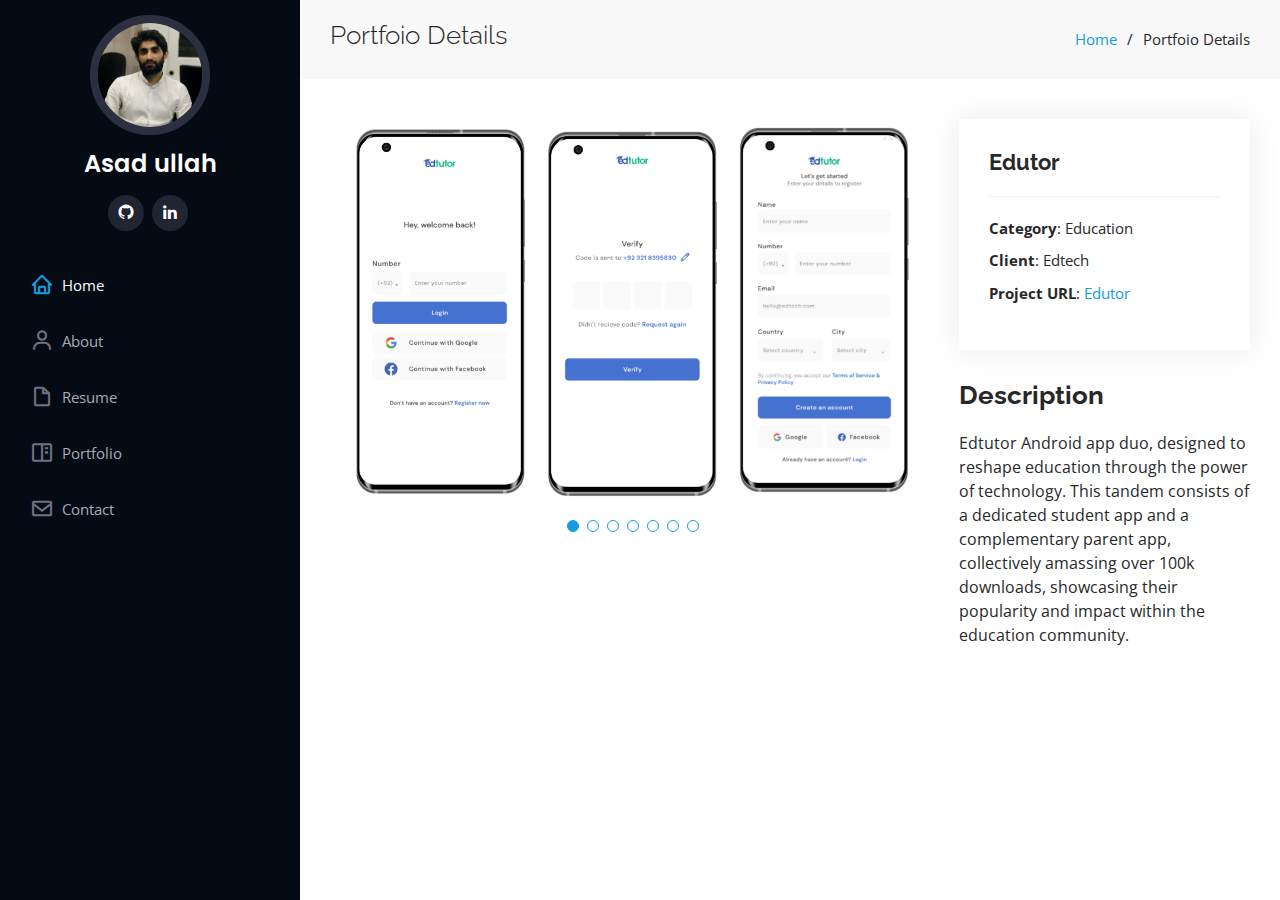
<file: edutor-details.html>
<!DOCTYPE html>
<html lang="en">

<head>
  <meta charset="utf-8">
  <meta content="width=device-width, initial-scale=1.0" name="viewport">

  <title>Portfolio Details - iPortfolio Bootstrap Template</title>
  <meta content="" name="description">
  <meta content="" name="keywords">

  <!-- Favicons -->
  <link href="assets/img/favicon.png" rel="icon">
  <link href="assets/img/apple-touch-icon.png" rel="apple-touch-icon">

  <!-- Google Fonts -->
  <link href="https://fonts.googleapis.com/css?family=Open+Sans:300,300i,400,400i,600,600i,700,700i|Raleway:300,300i,400,400i,500,500i,600,600i,700,700i|Poppins:300,300i,400,400i,500,500i,600,600i,700,700i" rel="stylesheet">

  <!-- Vendor CSS Files -->
  <link href="assets/vendor/aos/aos.css" rel="stylesheet">
  <link href="assets/vendor/bootstrap/css/bootstrap.min.css" rel="stylesheet">
  <link href="assets/vendor/bootstrap-icons/bootstrap-icons.css" rel="stylesheet">
  <link href="assets/vendor/boxicons/css/boxicons.min.css" rel="stylesheet">
  <link href="assets/vendor/glightbox/css/glightbox.min.css" rel="stylesheet">
  <link href="assets/vendor/swiper/swiper-bundle.min.css" rel="stylesheet">

  <!-- Template Main CSS File -->
  <link href="assets/css/style.css" rel="stylesheet">

  <!-- =======================================================
  * Template Name: iPortfolio
  * Updated: Jul 27 2023 with Bootstrap v5.3.1
  * Template URL: https://bootstrapmade.com/iportfolio-bootstrap-portfolio-websites-template/
  * Author: BootstrapMade.com
  * License: https://bootstrapmade.com/license/
  ======================================================== -->
</head>

<body>

  <!-- ======= Mobile nav toggle button ======= -->
  <i class="bi bi-list mobile-nav-toggle d-xl-none"></i>

  <!-- ======= Header ======= -->
  <header id="header">
    <div class="d-flex flex-column">

      <div class="profile">
        <img src="assets/img/profile-img.jpg" alt="" class="img-fluid rounded-circle">
        <h1 class="text-light"><a href="index.html">Asad ullah</a></h1>
        <div class="social-links mt-3 text-center">
          <a href="https://github.com/Axadkh" target="_blank" class="github"><i class="bx bxl-github"></i></a>
          <a href="https://www.linkedin.com/in/asadkhan103/" target="_blank" class="linkedin"><i class="bx bxl-linkedin"></i></a>
        </div>
      </div>

      <nav id="navbar" class="nav-menu navbar">
        <ul>
          <li><a href="index.html" class="nav-link scrollto active"><i class="bx bx-home"></i> <span>Home</span></a></li>
          <li><a href="index.html" class="nav-link scrollto"><i class="bx bx-user"></i> <span>About</span></a></li>
          <li><a href="index.html" class="nav-link scrollto"><i class="bx bx-file-blank"></i> <span>Resume</span></a></li>
          <li><a href="index.html" class="nav-link scrollto"><i class="bx bx-book-content"></i> <span>Portfolio</span></a></li>
          <li><a href="index.html" class="nav-link scrollto"><i class="bx bx-envelope"></i> <span>Contact</span></a></li>
        </ul>
      </nav><!-- .nav-menu -->
    </div>
  </header><!-- End Header -->

  <main id="main">

    <!-- ======= Breadcrumbs ======= -->
    <section id="breadcrumbs" class="breadcrumbs">
      <div class="container">

        <div class="d-flex justify-content-between align-items-center">
          <h2>Portfoio Details</h2>
          <ol>
            <li><a href="index.html">Home</a></li>
            <li>Portfoio Details</li>
          </ol>
        </div>

      </div>
    </section><!-- End Breadcrumbs -->

    <!-- ======= Portfolio Details Section ======= -->
    <section id="portfolio-details" class="portfolio-details">
      <div class="container">

        <div class="row gy-4">

          <div class="col-lg-8" >
            <div class="portfolio-details-slider swiper" >
              <div class="swiper-wrapper align-items-center">

                <div class="swiper-slide">
                  <img src="assets/img/portfolio/edtutor/st-entry-d.png" alt="" >
                </div>
                <div class="swiper-slide">
                  <img src="assets/img/portfolio/edtutor/home-banner.png" alt="" >
                </div>
                <div class="swiper-slide">
                  <img src="assets/img/portfolio/edtutor/snapd.png" alt="" >
                </div>
                <div class="swiper-slide">
                  <img src="assets/img/portfolio/edtutor/st-test-d.png" alt="" >
                </div>


                <div class="swiper-slide">
                  <img src="assets/img/portfolio/edtutor/mcq.png" alt="" >
                </div>

                <div class="swiper-slide">
                  <img src="assets/img/portfolio/edtutor/mcq-d.png" alt="" >
                </div>

                <div class="swiper-slide">
                  <img src="assets/img/portfolio/edtutor/st-snp-d.png" alt="" >
                </div>

              </div>
              <div class="swiper-pagination"></div>
            </div>
          </div>

          <div class="col-lg-4">
            <div class="portfolio-info">
              <h3>Edutor</h3>
              <ul>
                <li><strong>Category</strong>: Education</li>
                <li><strong>Client</strong>: Edtech</li>
                <li><strong>Project URL</strong>: <a href="https://play.google.com/store/apps/details?id=com.edtech.edtutor">Edutor</a></li>
              </ul>
            </div>
            <div class="portfolio-description">
              <h2>Description</h2>
              <p>
                Edtutor Android app duo, designed to reshape education through the power of technology. This tandem consists of a dedicated student app and a complementary parent app, collectively amassing over 100k downloads, showcasing their popularity and impact within the education community.
              </p>
            </div>
          </div>

        </div>

      </div>
    </section><!-- End Portfolio Details Section -->

  </main><!-- End #main -->

  <!-- ======= Footer ======= -->
  <footer id="footer">
    <div class="container">
     
    </div>
  </footer><!-- End  Footer -->

  <a href="#" class="back-to-top d-flex align-items-center justify-content-center"><i class="bi bi-arrow-up-short"></i></a>

  <!-- Vendor JS Files -->
  <script src="assets/vendor/purecounter/purecounter_vanilla.js"></script>
  <script src="assets/vendor/aos/aos.js"></script>
  <script src="assets/vendor/bootstrap/js/bootstrap.bundle.min.js"></script>
  <script src="assets/vendor/glightbox/js/glightbox.min.js"></script>
  <script src="assets/vendor/isotope-layout/isotope.pkgd.min.js"></script>
  <script src="assets/vendor/swiper/swiper-bundle.min.js"></script>
  <script src="assets/vendor/typed.js/typed.umd.js"></script>
  <script src="assets/vendor/waypoints/noframework.waypoints.js"></script>
  <script src="assets/vendor/php-email-form/validate.js"></script>

  <!-- Template Main JS File -->
  <script src="assets/js/main.js"></script>

</body>

</html>
</file>
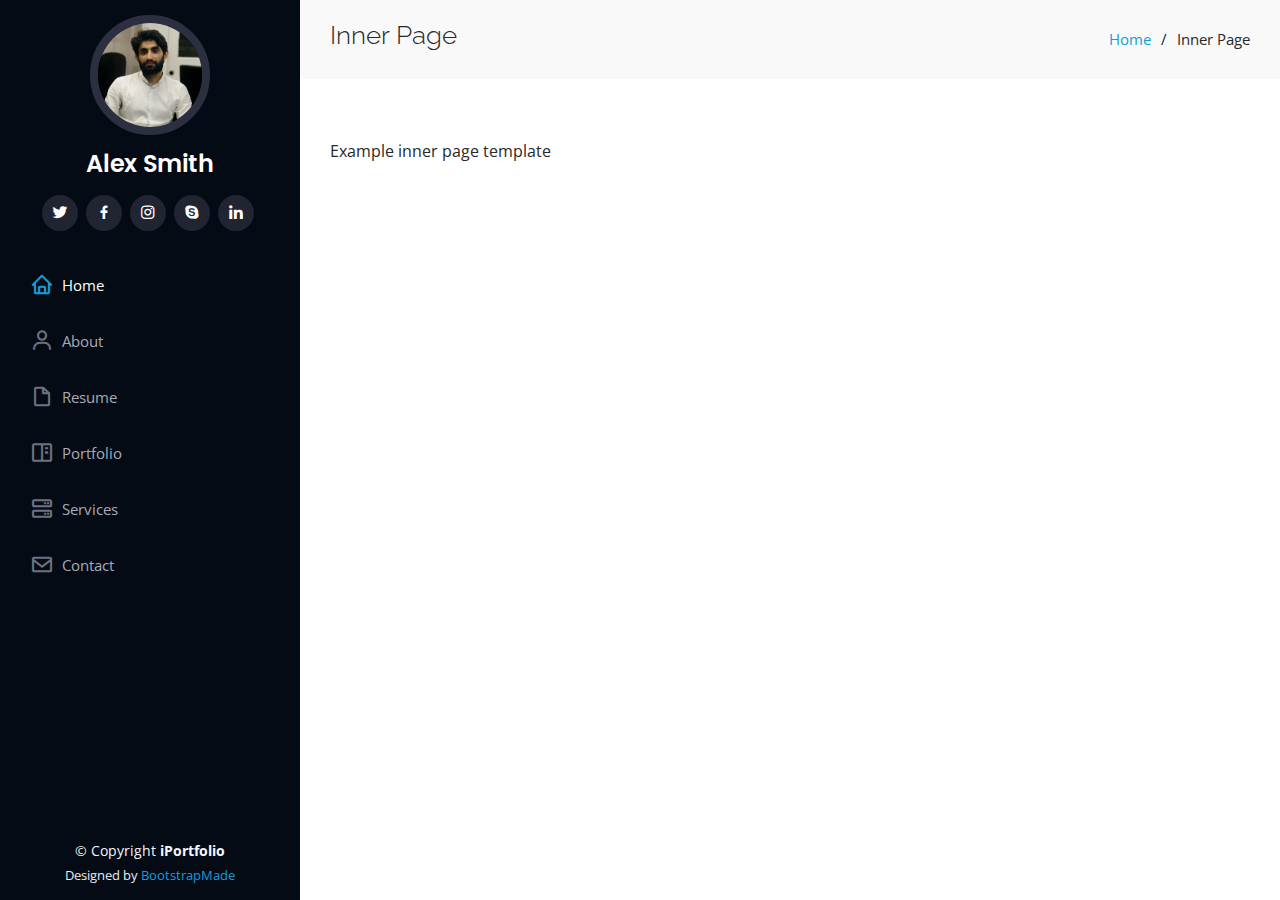
<file: inner-page.html>
<!DOCTYPE html>
<html lang="en">

<head>
  <meta charset="utf-8">
  <meta content="width=device-width, initial-scale=1.0" name="viewport">

  <title>Inner Page - iPortfolio Bootstrap Template</title>
  <meta content="" name="description">
  <meta content="" name="keywords">

  <!-- Favicons -->
  <link href="assets/img/favicon.png" rel="icon">
  <link href="assets/img/apple-touch-icon.png" rel="apple-touch-icon">

  <!-- Google Fonts -->
  <link href="https://fonts.googleapis.com/css?family=Open+Sans:300,300i,400,400i,600,600i,700,700i|Raleway:300,300i,400,400i,500,500i,600,600i,700,700i|Poppins:300,300i,400,400i,500,500i,600,600i,700,700i" rel="stylesheet">

  <!-- Vendor CSS Files -->
  <link href="assets/vendor/aos/aos.css" rel="stylesheet">
  <link href="assets/vendor/bootstrap/css/bootstrap.min.css" rel="stylesheet">
  <link href="assets/vendor/bootstrap-icons/bootstrap-icons.css" rel="stylesheet">
  <link href="assets/vendor/boxicons/css/boxicons.min.css" rel="stylesheet">
  <link href="assets/vendor/glightbox/css/glightbox.min.css" rel="stylesheet">
  <link href="assets/vendor/swiper/swiper-bundle.min.css" rel="stylesheet">

  <!-- Template Main CSS File -->
  <link href="assets/css/style.css" rel="stylesheet">

  <!-- =======================================================
  * Template Name: iPortfolio
  * Updated: Jul 27 2023 with Bootstrap v5.3.1
  * Template URL: https://bootstrapmade.com/iportfolio-bootstrap-portfolio-websites-template/
  * Author: BootstrapMade.com
  * License: https://bootstrapmade.com/license/
  ======================================================== -->
</head>

<body>

  <!-- ======= Mobile nav toggle button ======= -->
  <i class="bi bi-list mobile-nav-toggle d-xl-none"></i>

  <!-- ======= Header ======= -->
  <header id="header">
    <div class="d-flex flex-column">

      <div class="profile">
        <img src="assets/img/profile-img.jpg" alt="" class="img-fluid rounded-circle">
        <h1 class="text-light"><a href="index.html">Alex Smith</a></h1>
        <div class="social-links mt-3 text-center">
          <a href="#" class="twitter"><i class="bx bxl-twitter"></i></a>
          <a href="#" class="facebook"><i class="bx bxl-facebook"></i></a>
          <a href="#" class="instagram"><i class="bx bxl-instagram"></i></a>
          <a href="#" class="google-plus"><i class="bx bxl-skype"></i></a>
          <a href="#" class="linkedin"><i class="bx bxl-linkedin"></i></a>
        </div>
      </div>

      <nav id="navbar" class="nav-menu navbar">
        <ul>
          <li><a href="#hero" class="nav-link scrollto active"><i class="bx bx-home"></i> <span>Home</span></a></li>
          <li><a href="#about" class="nav-link scrollto"><i class="bx bx-user"></i> <span>About</span></a></li>
          <li><a href="#resume" class="nav-link scrollto"><i class="bx bx-file-blank"></i> <span>Resume</span></a></li>
          <li><a href="#portfolio" class="nav-link scrollto"><i class="bx bx-book-content"></i> <span>Portfolio</span></a></li>
          <li><a href="#services" class="nav-link scrollto"><i class="bx bx-server"></i> <span>Services</span></a></li>
          <li><a href="#contact" class="nav-link scrollto"><i class="bx bx-envelope"></i> <span>Contact</span></a></li>
        </ul>
      </nav><!-- .nav-menu -->
    </div>
  </header><!-- End Header -->

  <main id="main">

    <!-- ======= Breadcrumbs ======= -->
    <section class="breadcrumbs">
      <div class="container">

        <div class="d-flex justify-content-between align-items-center">
          <h2>Inner Page</h2>
          <ol>
            <li><a href="index.html">Home</a></li>
            <li>Inner Page</li>
          </ol>
        </div>

      </div>
    </section><!-- End Breadcrumbs -->

    <section class="inner-page">
      <div class="container">
        <p>
          Example inner page template
        </p>
      </div>
    </section>

  </main><!-- End #main -->

  <!-- ======= Footer ======= -->
  <footer id="footer">
    <div class="container">
      <div class="copyright">
        &copy; Copyright <strong><span>iPortfolio</span></strong>
      </div>
      <div class="credits">
        <!-- All the links in the footer should remain intact. -->
        <!-- You can delete the links only if you purchased the pro version. -->
        <!-- Licensing information: https://bootstrapmade.com/license/ -->
        <!-- Purchase the pro version with working PHP/AJAX contact form: https://bootstrapmade.com/iportfolio-bootstrap-portfolio-websites-template/ -->
        Designed by <a href="https://bootstrapmade.com/">BootstrapMade</a>
      </div>
    </div>
  </footer><!-- End  Footer -->

  <a href="#" class="back-to-top d-flex align-items-center justify-content-center"><i class="bi bi-arrow-up-short"></i></a>

  <!-- Vendor JS Files -->
  <script src="assets/vendor/purecounter/purecounter_vanilla.js"></script>
  <script src="assets/vendor/aos/aos.js"></script>
  <script src="assets/vendor/bootstrap/js/bootstrap.bundle.min.js"></script>
  <script src="assets/vendor/glightbox/js/glightbox.min.js"></script>
  <script src="assets/vendor/isotope-layout/isotope.pkgd.min.js"></script>
  <script src="assets/vendor/swiper/swiper-bundle.min.js"></script>
  <script src="assets/vendor/typed.js/typed.umd.js"></script>
  <script src="assets/vendor/waypoints/noframework.waypoints.js"></script>
  <script src="assets/vendor/php-email-form/validate.js"></script>

  <!-- Template Main JS File -->
  <script src="assets/js/main.js"></script>

</body>

</html>
</file>
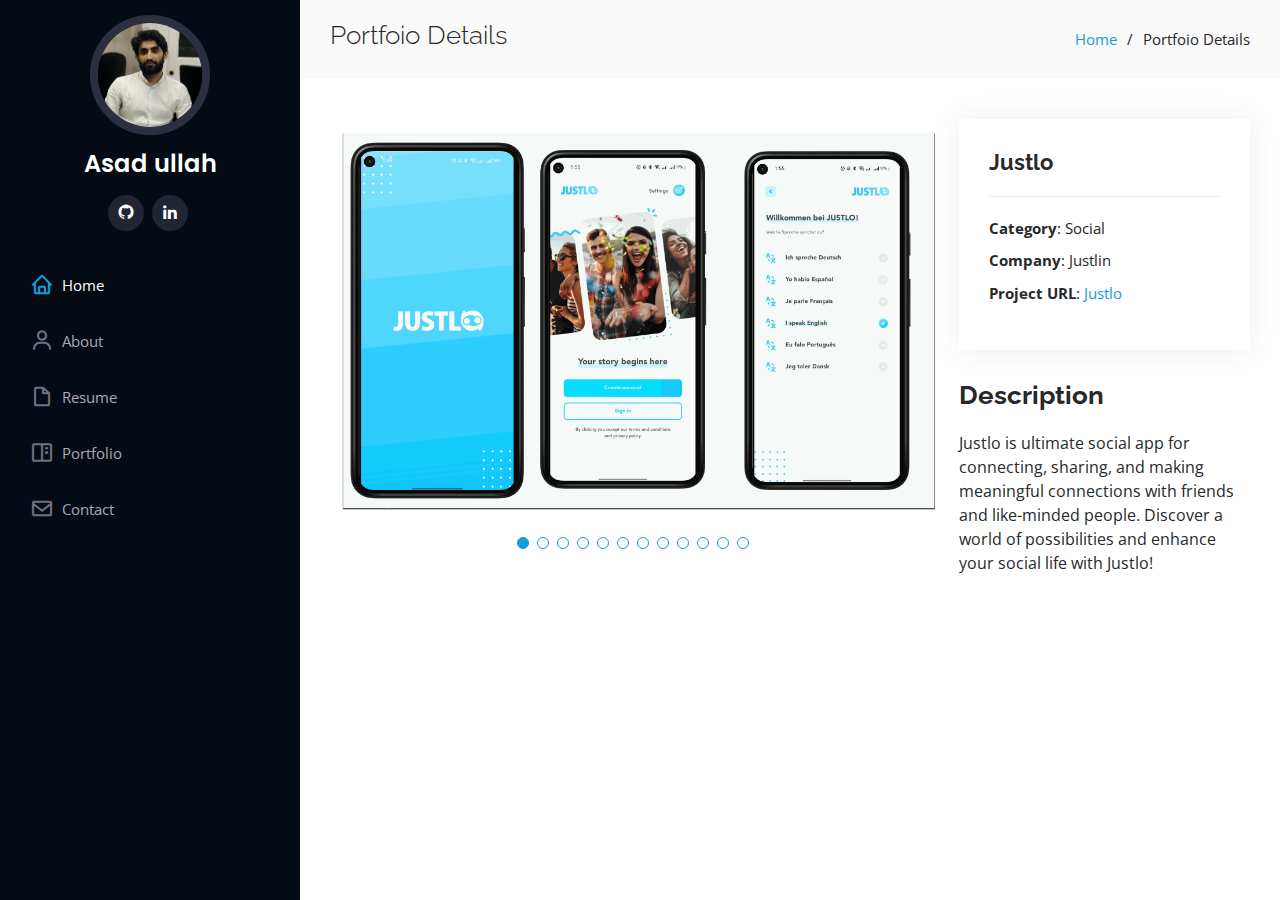
<file: justlo-details.html>
<!DOCTYPE html>
<html lang="en">

<head>
  <meta charset="utf-8">
  <meta content="width=device-width, initial-scale=1.0" name="viewport">

  <title>Portfolio Details</title>
  <meta content="" name="description">
  <meta content="" name="keywords">

  <!-- Favicons -->
  <link href="assets/img/favicon.png" rel="icon">
  <link href="assets/img/apple-touch-icon.png" rel="apple-touch-icon">

  <!-- Google Fonts -->
  <link href="https://fonts.googleapis.com/css?family=Open+Sans:300,300i,400,400i,600,600i,700,700i|Raleway:300,300i,400,400i,500,500i,600,600i,700,700i|Poppins:300,300i,400,400i,500,500i,600,600i,700,700i" rel="stylesheet">

  <!-- Vendor CSS Files -->
  <link href="assets/vendor/aos/aos.css" rel="stylesheet">
  <link href="assets/vendor/bootstrap/css/bootstrap.min.css" rel="stylesheet">
  <link href="assets/vendor/bootstrap-icons/bootstrap-icons.css" rel="stylesheet">
  <link href="assets/vendor/boxicons/css/boxicons.min.css" rel="stylesheet">
  <link href="assets/vendor/glightbox/css/glightbox.min.css" rel="stylesheet">
  <link href="assets/vendor/swiper/swiper-bundle.min.css" rel="stylesheet">

  <!-- Template Main CSS File -->
  <link href="assets/css/style.css" rel="stylesheet">

  <!-- =======================================================
  * Template Name: iPortfolio
  * Updated: Jul 27 2023 with Bootstrap v5.3.1
  * Template URL: https://bootstrapmade.com/iportfolio-bootstrap-portfolio-websites-template/
  * Author: BootstrapMade.com
  * License: https://bootstrapmade.com/license/
  ======================================================== -->
</head>

<body>

  <!-- ======= Mobile nav toggle button ======= -->
  <i class="bi bi-list mobile-nav-toggle d-xl-none"></i>

  <!-- ======= Header ======= -->
  <header id="header">
    <div class="d-flex flex-column">

      <div class="profile">
        <img src="assets/img/profile-img.jpg" alt="" class="img-fluid rounded-circle">
        <h1 class="text-light"><a href="index.html">Asad ullah</a></h1>
        <div class="social-links mt-3 text-center">
          <a href="https://github.com/Axadkh" target="_blank" class="github"><i class="bx bxl-github"></i></a>
          <a href="https://www.linkedin.com/in/asadkhan103/" target="_blank" class="linkedin"><i class="bx bxl-linkedin"></i></a>
        </div>
      </div>

      <nav id="navbar" class="nav-menu navbar">
        <ul>
          <li><a href="index.html" class="nav-link scrollto active"><i class="bx bx-home"></i> <span>Home</span></a></li>
          <li><a href="index.html" class="nav-link scrollto"><i class="bx bx-user"></i> <span>About</span></a></li>
          <li><a href="index.html" class="nav-link scrollto"><i class="bx bx-file-blank"></i> <span>Resume</span></a></li>
          <li><a href="index.html" class="nav-link scrollto"><i class="bx bx-book-content"></i> <span>Portfolio</span></a></li>
          <li><a href="index.html" class="nav-link scrollto"><i class="bx bx-envelope"></i> <span>Contact</span></a></li>
        </ul>
      </nav><!-- .nav-menu -->
    </div>
  </header><!-- End Header -->

  <main id="main">

    <!-- ======= Breadcrumbs ======= -->
    <section id="breadcrumbs" class="breadcrumbs">
      <div class="container">

        <div class="d-flex justify-content-between align-items-center">
          <h2>Portfoio Details</h2>
          <ol>
            <li><a href="index.html">Home</a></li>
            <li>Portfoio Details</li>
          </ol>
        </div>

      </div>
    </section><!-- End Breadcrumbs -->

    <!-- ======= Portfolio Details Section ======= -->
    <section id="portfolio-details" class="portfolio-details">
      <div class="container">

        <div class="row gy-4">

          <div class="col-lg-8" >
            <div class="portfolio-details-slider swiper" >
              <div class="swiper-wrapper align-items-center">

                <div class="swiper-slide">
                  <img src="assets/img/portfolio/justlo/2_just-d-1.png" alt="" >
                </div>

                <div class="swiper-slide">
                  <img src="assets/img/portfolio/justlo/3_just-d-2.png" alt="" >
                </div>

                <div class="swiper-slide">
                  <img src="assets/img/portfolio/justlo/4_just-d-3.png" alt="" >
                </div>

                <div class="swiper-slide">
                  <img src="assets/img/portfolio/justlo/5_just-d-4.png" alt="" >
                </div>

                <div class="swiper-slide">
                  <img src="assets/img/portfolio/justlo/6_just-d-5.png" alt="" >
                </div>

                <div class="swiper-slide">
                  <img src="assets/img/portfolio/justlo/7_just-d-6.png" alt="" >
                </div>

                <div class="swiper-slide">
                  <img src="assets/img/portfolio/justlo/8_just-d-7.png" alt="" >
                </div>

                <div class="swiper-slide">
                  <img src="assets/img/portfolio/justlo/9_just-d-8.png" alt="" >
                </div>

                <div class="swiper-slide">
                  <img src="assets/img/portfolio/justlo/10_just-d-9.png" alt="" >
                </div>

                <div class="swiper-slide">
                  <img src="assets/img/portfolio/justlo/11_just-d-10.png" alt="" >
                </div>

                <div class="swiper-slide">
                  <img src="assets/img/portfolio/justlo/12_just-d-11.png" alt="" >
                </div>

                <div class="swiper-slide">
                  <img src="assets/img/portfolio/justlo/13_just-d-12.png" alt="" >
                </div>

              </div>
              <div class="swiper-pagination"></div>
            </div>
          </div>

          <div class="col-lg-4">
            <div class="portfolio-info">
              <h3>Justlo</h3>
              <ul>
                <li><strong>Category</strong>: Social</li>
                <li><strong>Company</strong>: Justlin</li>
                <li><strong>Project URL</strong>: <a href="https://play.google.com/store/apps/details?id=com.enterkomug.justlo" target="_blank">Justlo</a></li>
              </ul>
            </div>
            <div class="portfolio-description">
              <h2>Description</h2>
              <p>
                Justlo is ultimate social app for connecting, sharing, and making meaningful connections with friends and like-minded people. Discover a world of possibilities and enhance your social life with Justlo!
              </p>
            </div>
          </div>

        </div>

      </div>
    </section><!-- End Portfolio Details Section -->

  </main><!-- End #main -->

  <!-- ======= Footer ======= -->
  <footer id="footer">
    <div class="container">
     
    </div>
  </footer><!-- End  Footer -->

  <a href="#" class="back-to-top d-flex align-items-center justify-content-center"><i class="bi bi-arrow-up-short"></i></a>

  <!-- Vendor JS Files -->
  <script src="assets/vendor/purecounter/purecounter_vanilla.js"></script>
  <script src="assets/vendor/aos/aos.js"></script>
  <script src="assets/vendor/bootstrap/js/bootstrap.bundle.min.js"></script>
  <script src="assets/vendor/glightbox/js/glightbox.min.js"></script>
  <script src="assets/vendor/isotope-layout/isotope.pkgd.min.js"></script>
  <script src="assets/vendor/swiper/swiper-bundle.min.js"></script>
  <script src="assets/vendor/typed.js/typed.umd.js"></script>
  <script src="assets/vendor/waypoints/noframework.waypoints.js"></script>
  <script src="assets/vendor/php-email-form/validate.js"></script>

  <!-- Template Main JS File -->
  <script src="assets/js/main.js"></script>

</body>

</html>
</file>
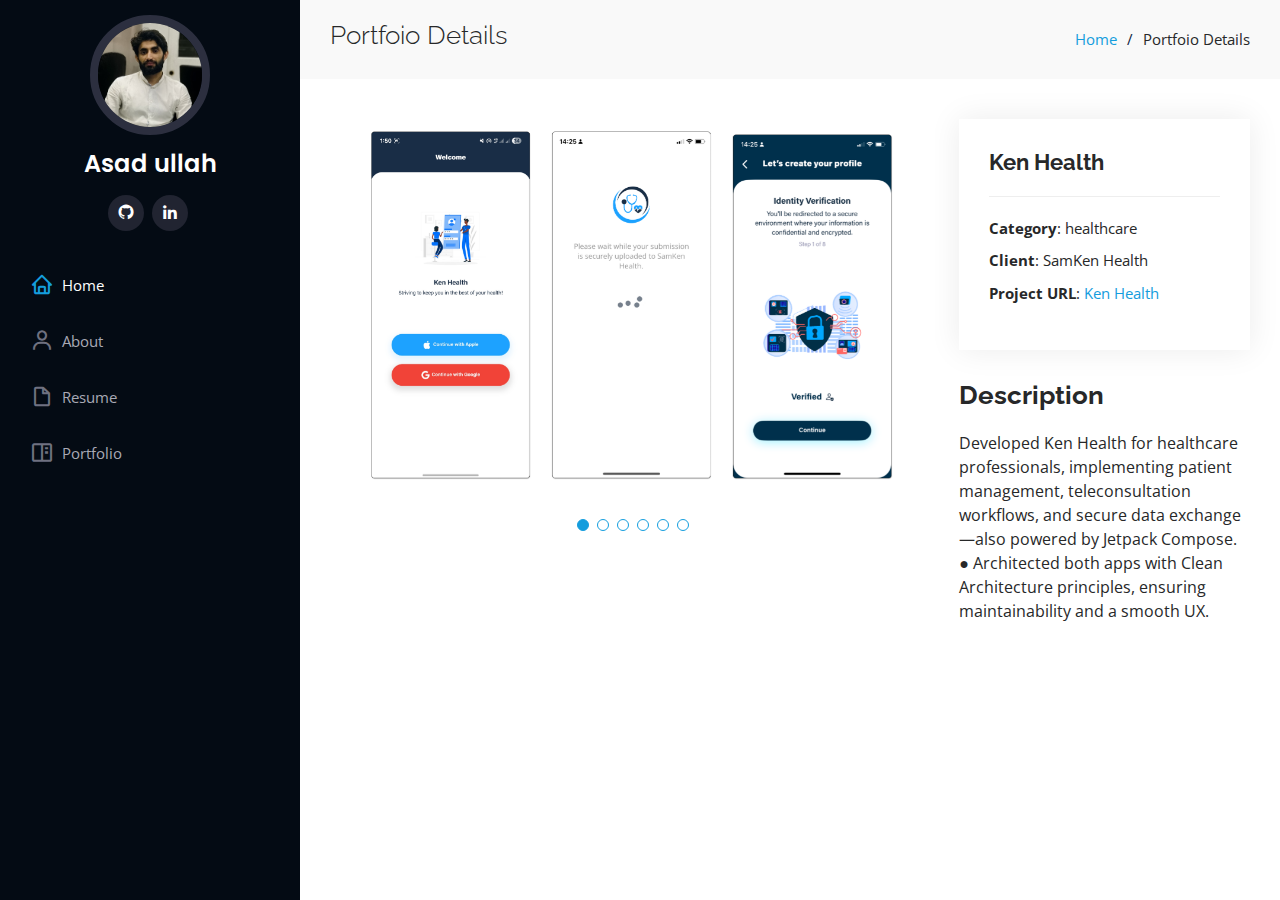
<file: ken-health-details.html>
<!DOCTYPE html>
<html lang="en">

<head>
  <meta charset="utf-8">
  <meta content="width=device-width, initial-scale=1.0" name="viewport">

  <title>Portfolio Details</title>
  <meta content="" name="description">
  <meta content="" name="keywords">

  <!-- Favicons -->
  <link href="assets/img/favicon.png" rel="icon">
  <link href="assets/img/apple-touch-icon.png" rel="apple-touch-icon">

  <!-- Google Fonts -->
  <link href="https://fonts.googleapis.com/css?family=Open+Sans:300,300i,400,400i,600,600i,700,700i|Raleway:300,300i,400,400i,500,500i,600,600i,700,700i|Poppins:300,300i,400,400i,500,500i,600,600i,700,700i" rel="stylesheet">

  <!-- Vendor CSS Files -->
  <link href="assets/vendor/aos/aos.css" rel="stylesheet">
  <link href="assets/vendor/bootstrap/css/bootstrap.min.css" rel="stylesheet">
  <link href="assets/vendor/bootstrap-icons/bootstrap-icons.css" rel="stylesheet">
  <link href="assets/vendor/boxicons/css/boxicons.min.css" rel="stylesheet">
  <link href="assets/vendor/glightbox/css/glightbox.min.css" rel="stylesheet">
  <link href="assets/vendor/swiper/swiper-bundle.min.css" rel="stylesheet">

  <!-- Template Main CSS File -->
  <link href="assets/css/style.css" rel="stylesheet">


</head>

<body>

  <!-- ======= Mobile nav toggle button ======= -->
  <i class="bi bi-list mobile-nav-toggle d-xl-none"></i>

  <!-- ======= Header ======= -->
  <header id="header">
    <div class="d-flex flex-column">

      <div class="profile">
        <img src="assets/img/profile-img.jpg" alt="" class="img-fluid rounded-circle">
        <h1 class="text-light"><a href="index.html">Asad ullah</a></h1>
        <div class="social-links mt-3 text-center">
          <a href="https://github.com/asad-appdev" target="_blank" class="github"><i class="bx bxl-github"></i></a>
          <a href="https://www.linkedin.com/in/asad-appdev/" target="_blank" class="linkedin"><i class="bx bxl-linkedin"></i></a>
        </div>
      </div>

      <nav id="navbar" class="nav-menu navbar">
        <ul>
          <li><a href="index.html" class="nav-link scrollto active"><i class="bx bx-home"></i> <span>Home</span></a></li>
          <li><a href="index.html" class="nav-link scrollto"><i class="bx bx-user"></i> <span>About</span></a></li>
          <li><a href="index.html" class="nav-link scrollto"><i class="bx bx-file-blank"></i> <span>Resume</span></a></li>
          <li><a href="index.html" class="nav-link scrollto"><i class="bx bx-book-content"></i> <span>Portfolio</span></a></li>
        
        </ul>
      </nav><!-- .nav-menu -->
    </div>
  </header><!-- End Header -->

  <main id="main">

    <!-- ======= Breadcrumbs ======= -->
    <section id="breadcrumbs" class="breadcrumbs">
      <div class="container">

        <div class="d-flex justify-content-between align-items-center">
          <h2>Portfoio Details</h2>
          <ol>
            <li><a href="index.html">Home</a></li>
            <li>Portfoio Details</li>
          </ol>
        </div>

      </div>
    </section><!-- End Breadcrumbs -->

    <!-- ======= Portfolio Details Section ======= -->
    <section id="portfolio-details" class="portfolio-details">
      <div class="container">

        <div class="row gy-4">

          <div class="col-lg-8" >
            <div class="portfolio-details-slider swiper" >
              <div class="swiper-wrapper align-items-center">

                <div class="swiper-slide">
                  <img src="assets/img/portfolio/ken-health/k-1.png" alt="" >
                </div>
                <div class="swiper-slide">
                  <img src="assets/img/portfolio/ken-health/k-2.png" alt="" >
                </div>
                <div class="swiper-slide">
                  <img src="assets/img/portfolio/ken-health/k-3.png" alt="" >
                </div>
                <div class="swiper-slide">
                  <img src="assets/img/portfolio/ken-health/k-4.png" alt="" >
                </div>


                <div class="swiper-slide">
                  <img src="assets/img/portfolio/ken-health/k-5.png"alt="" >
                </div>

                <div class="swiper-slide">
                  <img src="assets/img/portfolio/ken-health/k-6.png" alt="" >
                </div>

              

              </div>
              <div class="swiper-pagination"></div>
            </div>
          </div>

          <div class="col-lg-4">
            <div class="portfolio-info">
              <h3>Ken Health</h3>
              <ul>
                <li><strong>Category</strong>: healthcare</li>
                <li><strong>Client</strong>: SamKen Health</li>
                <li><strong>Project URL</strong>: <a href="https://play.google.com/store/apps/details?id=com.samkenhealth.ken">Ken Health</a></li>
              </ul>
            </div>
            <div class="portfolio-description">
              <h2>Description</h2>
              <p>
                Developed Ken Health for healthcare professionals, implementing
patient management, teleconsultation workflows, and secure
data exchange—also powered by Jetpack Compose.
●
Architected both apps with Clean Architecture principles, ensuring
maintainability and a smooth UX.
              </p>
            </div>
          </div>

        </div>

      </div>
    </section><!-- End Portfolio Details Section -->

  </main><!-- End #main -->

  <!-- ======= Footer ======= -->
  <footer id="footer">
    <div class="container">
     
    </div>
  </footer><!-- End  Footer -->

  <a href="#" class="back-to-top d-flex align-items-center justify-content-center"><i class="bi bi-arrow-up-short"></i></a>

  <!-- Vendor JS Files -->
  <script src="assets/vendor/purecounter/purecounter_vanilla.js"></script>
  <script src="assets/vendor/aos/aos.js"></script>
  <script src="assets/vendor/bootstrap/js/bootstrap.bundle.min.js"></script>
  <script src="assets/vendor/glightbox/js/glightbox.min.js"></script>
  <script src="assets/vendor/isotope-layout/isotope.pkgd.min.js"></script>
  <script src="assets/vendor/swiper/swiper-bundle.min.js"></script>
  <script src="assets/vendor/typed.js/typed.umd.js"></script>
  <script src="assets/vendor/waypoints/noframework.waypoints.js"></script>
  <script src="assets/vendor/php-email-form/validate.js"></script>

  <!-- Template Main JS File -->
  <script src="assets/js/main.js"></script>

</body>

</html>
</file>
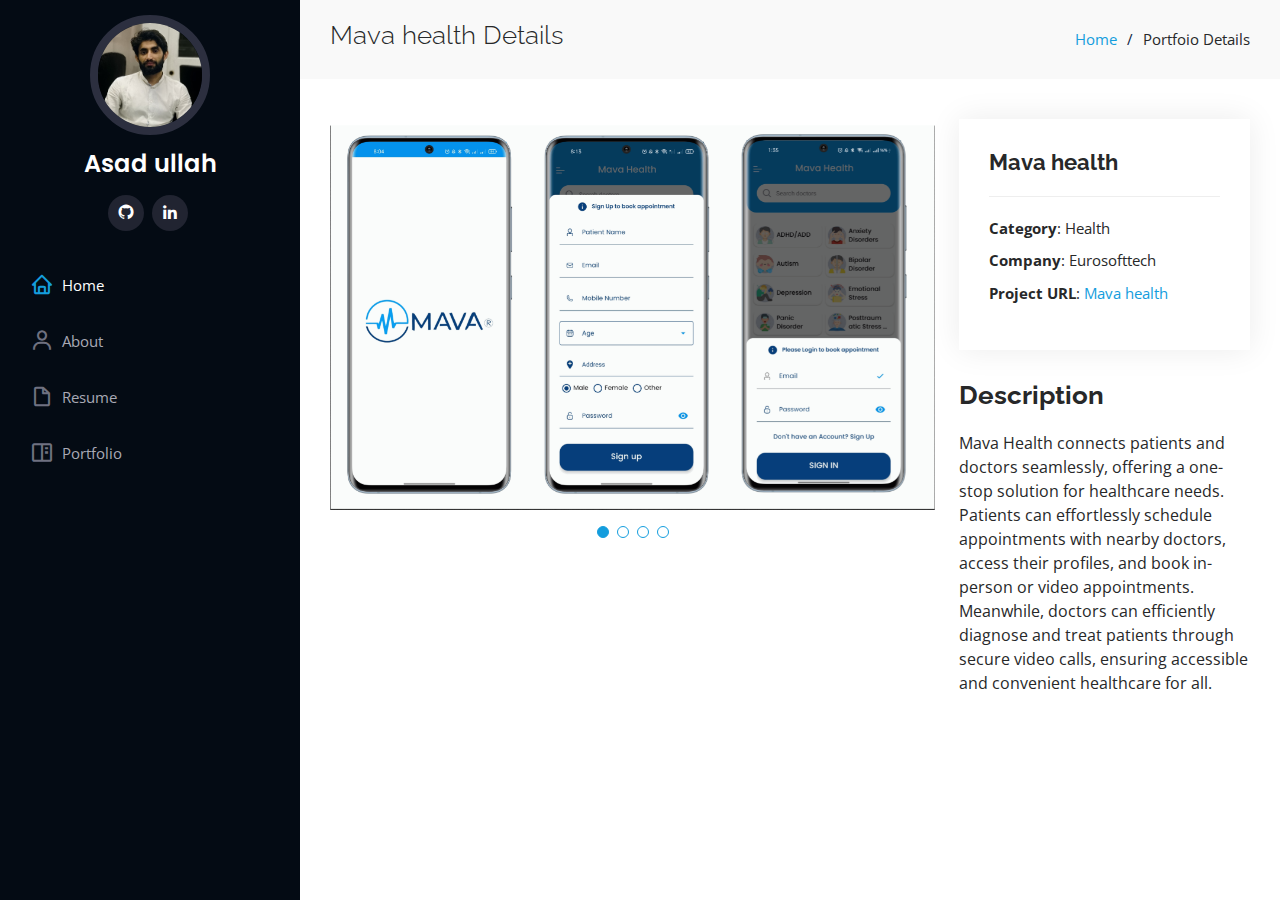
<file: mava-detail.html>
<!DOCTYPE html>
<html lang="en">

<head>
  <meta charset="utf-8">
  <meta content="width=device-width, initial-scale=1.0" name="viewport">

  <title>Portfolio Details - iPortfolio Bootstrap Template</title>
  <meta content="" name="description">
  <meta content="" name="keywords">

  <!-- Favicons -->
  <link href="assets/img/favicon.png" rel="icon">
  <link href="assets/img/apple-touch-icon.png" rel="apple-touch-icon">

  <!-- Google Fonts -->
  <link href="https://fonts.googleapis.com/css?family=Open+Sans:300,300i,400,400i,600,600i,700,700i|Raleway:300,300i,400,400i,500,500i,600,600i,700,700i|Poppins:300,300i,400,400i,500,500i,600,600i,700,700i" rel="stylesheet">

  <!-- Vendor CSS Files -->
  <link href="assets/vendor/aos/aos.css" rel="stylesheet">
  <link href="assets/vendor/bootstrap/css/bootstrap.min.css" rel="stylesheet">
  <link href="assets/vendor/bootstrap-icons/bootstrap-icons.css" rel="stylesheet">
  <link href="assets/vendor/boxicons/css/boxicons.min.css" rel="stylesheet">
  <link href="assets/vendor/glightbox/css/glightbox.min.css" rel="stylesheet">
  <link href="assets/vendor/swiper/swiper-bundle.min.css" rel="stylesheet">

  <!-- Template Main CSS File -->
  <link href="assets/css/style.css" rel="stylesheet">

  <!-- =======================================================
  * Template Name: iPortfolio
  * Updated: Jul 27 2023 with Bootstrap v5.3.1
  * Template URL: https://bootstrapmade.com/iportfolio-bootstrap-portfolio-websites-template/
  * Author: BootstrapMade.com
  * License: https://bootstrapmade.com/license/
  ======================================================== -->
</head>

<body>

  <!-- ======= Mobile nav toggle button ======= -->
  <i class="bi bi-list mobile-nav-toggle d-xl-none"></i>

  <!-- ======= Header ======= -->
  <header id="header">
    <div class="d-flex flex-column">

      <div class="profile">
        <img src="assets/img/profile-img.jpg" alt="" class="img-fluid rounded-circle">
        <h1 class="text-light"><a href="index.html">Asad ullah</a></h1>
        <div class="social-links mt-3 text-center">
          <a href="https://github.com/Axadkh" target="_blank" class="github"><i class="bx bxl-github"></i></a>
          <a href="https://www.linkedin.com/in/asadkhan103/" target="_blank" class="linkedin"><i class="bx bxl-linkedin"></i></a>
        </div>
      </div>

      <nav id="navbar" class="nav-menu navbar">
        <ul>
          <li><a href="index.html" class="nav-link scrollto active"><i class="bx bx-home"></i> <span>Home</span></a></li>
          <li><a href="index.html" class="nav-link scrollto"><i class="bx bx-user"></i> <span>About</span></a></li>
          <li><a href="index.html" class="nav-link scrollto"><i class="bx bx-file-blank"></i> <span>Resume</span></a></li>
          <li><a href="index.html" class="nav-link scrollto"><i class="bx bx-book-content"></i> <span>Portfolio</span></a></li>
  
        </ul>
      </nav><!-- .nav-menu -->
    </div>
  </header><!-- End Header -->

  <main id="main">

    <!-- ======= Breadcrumbs ======= -->
    <section id="breadcrumbs" class="breadcrumbs">
      <div class="container">

        <div class="d-flex justify-content-between align-items-center">
          <h2>Mava health Details</h2>
          <ol>
            <li><a href="index.html">Home</a></li>
            <li>Portfoio Details</li>
          </ol>
        </div>

      </div>
    </section><!-- End Breadcrumbs -->

    <!-- ======= Portfolio Details Section ======= -->
    <section id="portfolio-details" class="portfolio-details">
      <div class="container">

        <div class="row gy-4">

          <div class="col-lg-8" >
            <div class="portfolio-details-slider swiper" >
              <div class="swiper-wrapper align-items-center">

                <div class="swiper-slide">
                  <img src="assets/img/portfolio/mava/mava-d-1.png" alt="" >
                </div>

                <div class="swiper-slide">
                  <img src="assets/img/portfolio/mava/mava-d-2.png" alt="" >
                </div>

                <div class="swiper-slide">
                  <img src="assets/img/portfolio/mava/mava-d-3.png" alt="" >
                </div>

                <div class="swiper-slide">
                  <img src="assets/img/portfolio/mava/mava-d-4.png" alt="" >
                </div>
                 
                 

              </div>
              <div class="swiper-pagination"></div>
            </div>
          </div>

          <div class="col-lg-4">
            <div class="portfolio-info">
              <h3>Mava health</h3>
              <ul>
                <li><strong>Category</strong>: Health</li>
                <li><strong>Company</strong>: Eurosofttech</li>
                <li><strong>Project URL</strong>: <a href="" target="_blank">Mava health</a></li>
              </ul>
            </div>
            <div class="portfolio-description">
              <h2>Description</h2>
              <p>
                Mava Health connects patients and doctors seamlessly, offering a one-stop solution for healthcare needs. Patients can effortlessly schedule appointments with nearby doctors, access their profiles, and book in-person or video appointments. Meanwhile, doctors can efficiently diagnose and treat patients through secure video calls, ensuring accessible and convenient healthcare for all.
              </p>
            </div>
          </div>

        </div>

      </div>
    </section><!-- End Portfolio Details Section -->

  </main><!-- End #main -->

  <!-- ======= Footer ======= -->
  <footer id="footer">
    <div class="container">
     
    </div>
  </footer><!-- End  Footer -->

  <a href="#" class="back-to-top d-flex align-items-center justify-content-center"><i class="bi bi-arrow-up-short"></i></a>

  <!-- Vendor JS Files -->
  <script src="assets/vendor/purecounter/purecounter_vanilla.js"></script>
  <script src="assets/vendor/aos/aos.js"></script>
  <script src="assets/vendor/bootstrap/js/bootstrap.bundle.min.js"></script>
  <script src="assets/vendor/glightbox/js/glightbox.min.js"></script>
  <script src="assets/vendor/isotope-layout/isotope.pkgd.min.js"></script>
  <script src="assets/vendor/swiper/swiper-bundle.min.js"></script>
  <script src="assets/vendor/typed.js/typed.umd.js"></script>
  <script src="assets/vendor/waypoints/noframework.waypoints.js"></script>
  <script src="assets/vendor/php-email-form/validate.js"></script>

  <!-- Template Main JS File -->
  <script src="assets/js/main.js"></script>

</body>

</html>
</file>
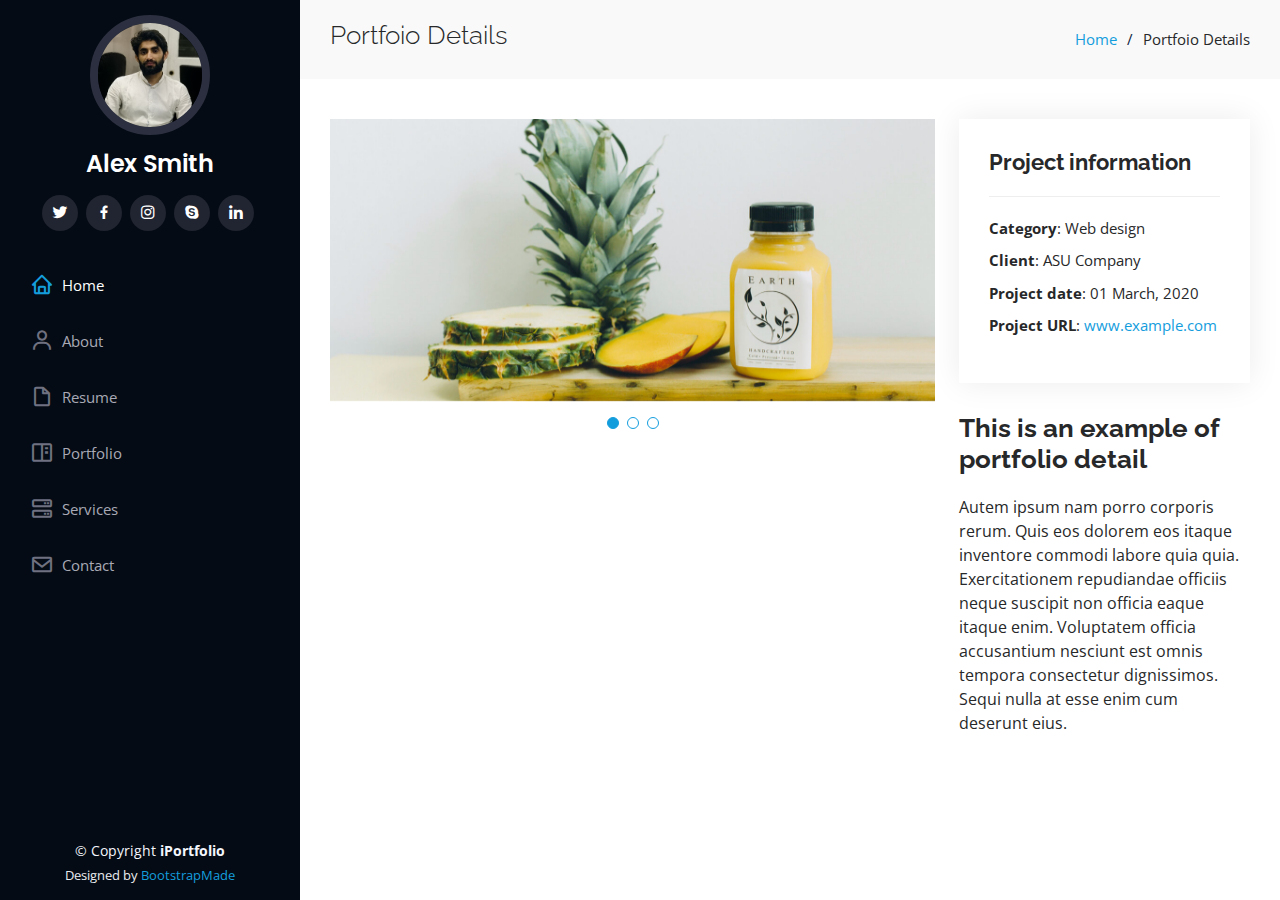
<file: portfolio-details.html>
<!DOCTYPE html>
<html lang="en">

<head>
  <meta charset="utf-8">
  <meta content="width=device-width, initial-scale=1.0" name="viewport">

  <title>Portfolio Details - iPortfolio Bootstrap Template</title>
  <meta content="" name="description">
  <meta content="" name="keywords">

  <!-- Favicons -->
  <link href="assets/img/favicon.png" rel="icon">
  <link href="assets/img/apple-touch-icon.png" rel="apple-touch-icon">

  <!-- Google Fonts -->
  <link href="https://fonts.googleapis.com/css?family=Open+Sans:300,300i,400,400i,600,600i,700,700i|Raleway:300,300i,400,400i,500,500i,600,600i,700,700i|Poppins:300,300i,400,400i,500,500i,600,600i,700,700i" rel="stylesheet">

  <!-- Vendor CSS Files -->
  <link href="assets/vendor/aos/aos.css" rel="stylesheet">
  <link href="assets/vendor/bootstrap/css/bootstrap.min.css" rel="stylesheet">
  <link href="assets/vendor/bootstrap-icons/bootstrap-icons.css" rel="stylesheet">
  <link href="assets/vendor/boxicons/css/boxicons.min.css" rel="stylesheet">
  <link href="assets/vendor/glightbox/css/glightbox.min.css" rel="stylesheet">
  <link href="assets/vendor/swiper/swiper-bundle.min.css" rel="stylesheet">

  <!-- Template Main CSS File -->
  <link href="assets/css/style.css" rel="stylesheet">

  <!-- =======================================================
  * Template Name: iPortfolio
  * Updated: Jul 27 2023 with Bootstrap v5.3.1
  * Template URL: https://bootstrapmade.com/iportfolio-bootstrap-portfolio-websites-template/
  * Author: BootstrapMade.com
  * License: https://bootstrapmade.com/license/
  ======================================================== -->
</head>

<body>

  <!-- ======= Mobile nav toggle button ======= -->
  <i class="bi bi-list mobile-nav-toggle d-xl-none"></i>

  <!-- ======= Header ======= -->
  <header id="header">
    <div class="d-flex flex-column">

      <div class="profile">
        <img src="assets/img/profile-img.jpg" alt="" class="img-fluid rounded-circle">
        <h1 class="text-light"><a href="index.html">Alex Smith</a></h1>
        <div class="social-links mt-3 text-center">
          <a href="#" class="twitter"><i class="bx bxl-twitter"></i></a>
          <a href="#" class="facebook"><i class="bx bxl-facebook"></i></a>
          <a href="#" class="instagram"><i class="bx bxl-instagram"></i></a>
          <a href="#" class="google-plus"><i class="bx bxl-skype"></i></a>
          <a href="#" class="linkedin"><i class="bx bxl-linkedin"></i></a>
        </div>
      </div>

      <nav id="navbar" class="nav-menu navbar">
        <ul>
          <li><a href="#hero" class="nav-link scrollto active"><i class="bx bx-home"></i> <span>Home</span></a></li>
          <li><a href="#about" class="nav-link scrollto"><i class="bx bx-user"></i> <span>About</span></a></li>
          <li><a href="#resume" class="nav-link scrollto"><i class="bx bx-file-blank"></i> <span>Resume</span></a></li>
          <li><a href="#portfolio" class="nav-link scrollto"><i class="bx bx-book-content"></i> <span>Portfolio</span></a></li>
          <li><a href="#services" class="nav-link scrollto"><i class="bx bx-server"></i> <span>Services</span></a></li>
          <li><a href="#contact" class="nav-link scrollto"><i class="bx bx-envelope"></i> <span>Contact</span></a></li>
        </ul>
      </nav><!-- .nav-menu -->
    </div>
  </header><!-- End Header -->

  <main id="main">

    <!-- ======= Breadcrumbs ======= -->
    <section id="breadcrumbs" class="breadcrumbs">
      <div class="container">

        <div class="d-flex justify-content-between align-items-center">
          <h2>Portfoio Details</h2>
          <ol>
            <li><a href="index.html">Home</a></li>
            <li>Portfoio Details</li>
          </ol>
        </div>

      </div>
    </section><!-- End Breadcrumbs -->

    <!-- ======= Portfolio Details Section ======= -->
    <section id="portfolio-details" class="portfolio-details">
      <div class="container">

        <div class="row gy-4">

          <div class="col-lg-8">
            <div class="portfolio-details-slider swiper">
              <div class="swiper-wrapper align-items-center">

                <div class="swiper-slide">
                  <img src="assets/img/portfolio/portfolio-details-1.jpg" alt="">
                </div>

                <div class="swiper-slide">
                  <img src="assets/img/portfolio/portfolio-details-2.jpg" alt="">
                </div>

                <div class="swiper-slide">
                  <img src="assets/img/portfolio/portfolio-details-3.jpg" alt="">
                </div>

              </div>
              <div class="swiper-pagination"></div>
            </div>
          </div>

          <div class="col-lg-4">
            <div class="portfolio-info">
              <h3>Project information</h3>
              <ul>
                <li><strong>Category</strong>: Web design</li>
                <li><strong>Client</strong>: ASU Company</li>
                <li><strong>Project date</strong>: 01 March, 2020</li>
                <li><strong>Project URL</strong>: <a href="#">www.example.com</a></li>
              </ul>
            </div>
            <div class="portfolio-description">
              <h2>This is an example of portfolio detail</h2>
              <p>
                Autem ipsum nam porro corporis rerum. Quis eos dolorem eos itaque inventore commodi labore quia quia. Exercitationem repudiandae officiis neque suscipit non officia eaque itaque enim. Voluptatem officia accusantium nesciunt est omnis tempora consectetur dignissimos. Sequi nulla at esse enim cum deserunt eius.
              </p>
            </div>
          </div>

        </div>

      </div>
    </section><!-- End Portfolio Details Section -->

  </main><!-- End #main -->

  <!-- ======= Footer ======= -->
  <footer id="footer">
    <div class="container">
      <div class="copyright">
        &copy; Copyright <strong><span>iPortfolio</span></strong>
      </div>
      <div class="credits">
        <!-- All the links in the footer should remain intact. -->
        <!-- You can delete the links only if you purchased the pro version. -->
        <!-- Licensing information: https://bootstrapmade.com/license/ -->
        <!-- Purchase the pro version with working PHP/AJAX contact form: https://bootstrapmade.com/iportfolio-bootstrap-portfolio-websites-template/ -->
        Designed by <a href="https://bootstrapmade.com/">BootstrapMade</a>
      </div>
    </div>
  </footer><!-- End  Footer -->

  <a href="#" class="back-to-top d-flex align-items-center justify-content-center"><i class="bi bi-arrow-up-short"></i></a>

  <!-- Vendor JS Files -->
  <script src="assets/vendor/purecounter/purecounter_vanilla.js"></script>
  <script src="assets/vendor/aos/aos.js"></script>
  <script src="assets/vendor/bootstrap/js/bootstrap.bundle.min.js"></script>
  <script src="assets/vendor/glightbox/js/glightbox.min.js"></script>
  <script src="assets/vendor/isotope-layout/isotope.pkgd.min.js"></script>
  <script src="assets/vendor/swiper/swiper-bundle.min.js"></script>
  <script src="assets/vendor/typed.js/typed.umd.js"></script>
  <script src="assets/vendor/waypoints/noframework.waypoints.js"></script>
  <script src="assets/vendor/php-email-form/validate.js"></script>

  <!-- Template Main JS File -->
  <script src="assets/js/main.js"></script>

</body>

</html>
</file>
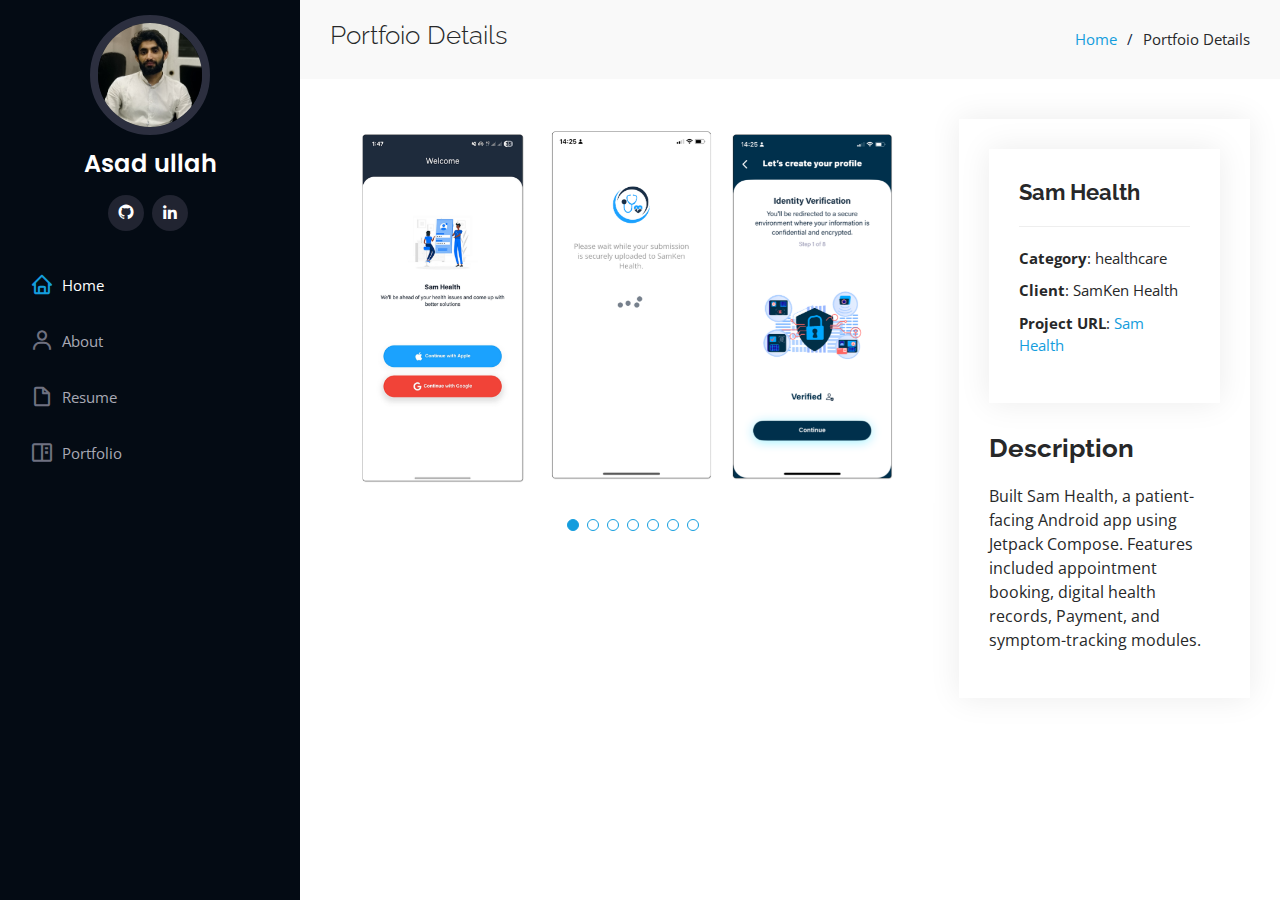
<file: sam-health-details.html>
<!DOCTYPE html>
<html lang="en">

<head>
  <meta charset="utf-8">
  <meta content="width=device-width, initial-scale=1.0" name="viewport">

  <title>Portfolio Details</title>
  <meta content="" name="description">
  <meta content="" name="keywords">

  <!-- Favicons -->
  <link href="assets/img/favicon.png" rel="icon">
  <link href="assets/img/apple-touch-icon.png" rel="apple-touch-icon">

  <!-- Google Fonts -->
  <link href="https://fonts.googleapis.com/css?family=Open+Sans:300,300i,400,400i,600,600i,700,700i|Raleway:300,300i,400,400i,500,500i,600,600i,700,700i|Poppins:300,300i,400,400i,500,500i,600,600i,700,700i" rel="stylesheet">

  <!-- Vendor CSS Files -->
  <link href="assets/vendor/aos/aos.css" rel="stylesheet">
  <link href="assets/vendor/bootstrap/css/bootstrap.min.css" rel="stylesheet">
  <link href="assets/vendor/bootstrap-icons/bootstrap-icons.css" rel="stylesheet">
  <link href="assets/vendor/boxicons/css/boxicons.min.css" rel="stylesheet">
  <link href="assets/vendor/glightbox/css/glightbox.min.css" rel="stylesheet">
  <link href="assets/vendor/swiper/swiper-bundle.min.css" rel="stylesheet">

  <!-- Template Main CSS File -->
  <link href="assets/css/style.css" rel="stylesheet">

  <!-- =======================================================
  * Template Name: iPortfolio
  * Updated: Jul 27 2023 with Bootstrap v5.3.1
  * Template URL: https://bootstrapmade.com/iportfolio-bootstrap-portfolio-websites-template/
  * Author: BootstrapMade.com
  * License: https://bootstrapmade.com/license/
  ======================================================== -->
</head>

<body>

  <!-- ======= Mobile nav toggle button ======= -->
  <i class="bi bi-list mobile-nav-toggle d-xl-none"></i>

  <!-- ======= Header ======= -->
  <header id="header">
    <div class="d-flex flex-column">

      <div class="profile">
        <img src="assets/img/profile-img.jpg" alt="" class="img-fluid rounded-circle">
        <h1 class="text-light"><a href="index.html">Asad ullah</a></h1>
        <div class="social-links mt-3 text-center">
          <a href="https://github.com/asad-appdev" target="_blank" class="github"><i class="bx bxl-github"></i></a>
          <a href="https://www.linkedin.com/in/asad-appdev/" target="_blank" class="linkedin"><i class="bx bxl-linkedin"></i></a>
        </div>
      </div>

      <nav id="navbar" class="nav-menu navbar">
        <ul>
          <li><a href="index.html" class="nav-link scrollto active"><i class="bx bx-home"></i> <span>Home</span></a></li>
          <li><a href="index.html" class="nav-link scrollto"><i class="bx bx-user"></i> <span>About</span></a></li>
          <li><a href="index.html" class="nav-link scrollto"><i class="bx bx-file-blank"></i> <span>Resume</span></a></li>
          <li><a href="index.html" class="nav-link scrollto"><i class="bx bx-book-content"></i> <span>Portfolio</span></a></li>
        
        </ul>
      </nav><!-- .nav-menu -->
    </div>
  </header><!-- End Header -->

  <main id="main">

    <!-- ======= Breadcrumbs ======= -->
    <section id="breadcrumbs" class="breadcrumbs">
      <div class="container">

        <div class="d-flex justify-content-between align-items-center">
          <h2>Portfoio Details</h2>
          <ol>
            <li><a href="index.html">Home</a></li>
            <li>Portfoio Details</li>
          </ol>
        </div>

      </div>
    </section><!-- End Breadcrumbs -->

    <!-- ======= Portfolio Details Section ======= -->
    <section id="portfolio-details" class="portfolio-details">
      <div class="container">

        <div class="row gy-4">

          <div class="col-lg-8" >
            <div class="portfolio-details-slider swiper" >
              <div class="swiper-wrapper align-items-center">

                <div class="swiper-slide">
                  <img src="assets/img/portfolio/sam-health/s-1.png" alt="" >
                </div>

                <div class="swiper-slide">
                  <img src="assets/img/portfolio/sam-health/s-2.png" alt="" >
                </div>

                <div class="swiper-slide">
                  <img src="assets/img/portfolio/sam-health/s-3.png" alt="" >
                </div>

                <div class="swiper-slide">
                 <img src="assets/img/portfolio/sam-health/s-4.png" alt="" >
                </div>

                <div class="swiper-slide">
                   <img src="assets/img/portfolio/sam-health/s-5.png" alt="" >
                </div>

                <div class="swiper-slide">
                    <img src="assets/img/portfolio/sam-health/s-6.png" alt="" >
                </div>

                <div class="swiper-slide">
                   <img src="assets/img/portfolio/sam-health/s-7.png" alt="" >
                </div>

              

              </div>
              <div class="swiper-pagination"></div>
            </div>
          </div>

          <div class="col-lg-4">
            <div class="portfolio-info">
             <div class="portfolio-info">
              <h3>Sam Health</h3>
              <ul>
                <li><strong>Category</strong>: healthcare</li>
                <li><strong>Client</strong>: SamKen Health</li>
                <li><strong>Project URL</strong>: <a href="https://play.google.com/store/apps/details?id=com.samkenhealth.sam">Sam Health</a></li>
              </ul>
            </div>
            <div class="portfolio-description">
              <h2>Description</h2>
              <p>
                Built Sam Health, a patient-facing Android app using Jetpack
Compose. Features included appointment booking, digital health
records, Payment, and symptom-tracking modules.
              </p>
            </div>
          </div>

        </div>

      </div>
    </section><!-- End Portfolio Details Section -->

  </main><!-- End #main -->

  <!-- ======= Footer ======= -->
  <footer id="footer">
    <div class="container">
     
    </div>
  </footer><!-- End  Footer -->

  <a href="#" class="back-to-top d-flex align-items-center justify-content-center"><i class="bi bi-arrow-up-short"></i></a>

  <!-- Vendor JS Files -->
  <script src="assets/vendor/purecounter/purecounter_vanilla.js"></script>
  <script src="assets/vendor/aos/aos.js"></script>
  <script src="assets/vendor/bootstrap/js/bootstrap.bundle.min.js"></script>
  <script src="assets/vendor/glightbox/js/glightbox.min.js"></script>
  <script src="assets/vendor/isotope-layout/isotope.pkgd.min.js"></script>
  <script src="assets/vendor/swiper/swiper-bundle.min.js"></script>
  <script src="assets/vendor/typed.js/typed.umd.js"></script>
  <script src="assets/vendor/waypoints/noframework.waypoints.js"></script>
  <script src="assets/vendor/php-email-form/validate.js"></script>

  <!-- Template Main JS File -->
  <script src="assets/js/main.js"></script>

</body>

</html>
</file>
<file: assets/css/style.css>
/**
* Template Name: iPortfolio
* Updated: Jul 27 2023 with Bootstrap v5.3.1
* Template URL: https://bootstrapmade.com/iportfolio-bootstrap-portfolio-websites-template/
* Author: BootstrapMade.com
* License: https://bootstrapmade.com/license/
*/

/*--------------------------------------------------------------
# General
--------------------------------------------------------------*/
body {
  font-family: "Open Sans", sans-serif;
  color: #272829;
}

a {
  color: #149ddd;
  text-decoration: none;
}

a:hover {
  color: #37b3ed;
  text-decoration: none;
}

h1,
h2,
h3,
h4,
h5,
h6 {
  font-family: "Raleway", sans-serif;
}

/*--------------------------------------------------------------
# Back to top button
--------------------------------------------------------------*/
.back-to-top {
  position: fixed;
  visibility: hidden;
  opacity: 0;
  right: 15px;
  bottom: 15px;
  z-index: 996;
  background: #149ddd;
  width: 40px;
  height: 40px;
  border-radius: 50px;
  transition: all 0.4s;
}

.back-to-top i {
  font-size: 28px;
  color: #fff;
  line-height: 0;
}

.back-to-top:hover {
  background: #2eafec;
  color: #fff;
}

.back-to-top.active {
  visibility: visible;
  opacity: 1;
}

/*--------------------------------------------------------------
# Header
--------------------------------------------------------------*/
#header {
  position: fixed;
  top: 0;
  left: 0;
  bottom: 0;
  width: 300px;
  transition: all ease-in-out 0.5s;
  z-index: 9997;
  transition: all 0.5s;
  padding: 0 15px;
  background: #040b14;
  overflow-y: auto;
}

#header .profile img {
  margin: 15px auto;
  display: block;
  width: 120px;
  border: 8px solid #2c2f3f;
}

#header .profile h1 {
  font-size: 24px;
  margin: 0;
  padding: 0;
  font-weight: 600;
  -moz-text-align-last: center;
  text-align-last: center;
  font-family: "Poppins", sans-serif;
}

#header .profile h1 a,
#header .profile h1 a:hover {
  color: #fff;
  text-decoration: none;
}

#header .profile .social-links a {
  font-size: 18px;
  display: inline-block;
  background: #212431;
  color: #fff;
  line-height: 1;
  padding: 8px 0;
  margin-right: 4px;
  border-radius: 50%;
  text-align: center;
  width: 36px;
  height: 36px;
  transition: 0.3s;
}

#header .profile .social-links a:hover {
  background: #149ddd;
  color: #fff;
  text-decoration: none;
}

#main {
  margin-left: 300px;
}

.container,
.container-fluid {
  padding-left: 30px;
  padding-right: 30px;
}

@media (max-width: 1199px) {
  #header {
    left: -300px;
  }

  #main {
    margin-left: 0;
  }

  .container,
  .container-fluid {
    padding-left: 12px;
    padding-right: 12px;
  }
}

/*--------------------------------------------------------------
# Navigation Menu
--------------------------------------------------------------*/
/* Desktop Navigation */
.nav-menu {
  padding: 30px 0 0 0;
}

.nav-menu * {
  margin: 0;
  padding: 0;
  list-style: none;
}

.nav-menu>ul>li {
  position: relative;
  white-space: nowrap;
}

.nav-menu a,
.nav-menu a:focus {
  display: flex;
  align-items: center;
  color: #a8a9b4;
  padding: 12px 15px;
  margin-bottom: 8px;
  transition: 0.3s;
  font-size: 15px;
}

.nav-menu a i,
.nav-menu a:focus i {
  font-size: 24px;
  padding-right: 8px;
  color: #6f7180;
}

.nav-menu a:hover,
.nav-menu .active,
.nav-menu .active:focus,
.nav-menu li:hover>a {
  text-decoration: none;
  color: #fff;
}

.nav-menu a:hover i,
.nav-menu .active i,
.nav-menu .active:focus i,
.nav-menu li:hover>a i {
  color: #149ddd;
}

/* Mobile Navigation */
.mobile-nav-toggle {
  position: fixed;
  right: 15px;
  top: 15px;
  z-index: 9998;
  border: 0;
  font-size: 24px;
  transition: all 0.4s;
  outline: none !important;
  background-color: #149ddd;
  color: #fff;
  width: 40px;
  height: 40px;
  display: inline-flex;
  align-items: center;
  justify-content: center;
  line-height: 0;
  border-radius: 50px;
  cursor: pointer;
}

.mobile-nav-active {
  overflow: hidden;
}

.mobile-nav-active #header {
  left: 0;
}

/*--------------------------------------------------------------
# Hero Section
--------------------------------------------------------------*/
#hero {
  width: 100%;
  height: 100vh;
  background: url("../img/hero-bg.jpg") top center;
  background-size: cover;
}

#hero:before {
  content: "";
  background: rgba(5, 13, 24, 0.3);
  position: absolute;
  bottom: 0;
  top: 0;
  left: 0;
  right: 0;
  z-index: 1;
}

#hero .hero-container {
  position: relative;
  z-index: 2;
  min-width: 300px;
}

#hero h1 {
  margin: 0 0 10px 0;
  font-size: 64px;
  font-weight: 700;
  line-height: 56px;
  color: #fff;
}

#hero p {
  color: #fff;
  margin-bottom: 50px;
  font-size: 26px;
  font-family: "Poppins", sans-serif;
}

#hero p span {
  color: #fff;
  padding-bottom: 4px;
  letter-spacing: 1px;
  border-bottom: 3px solid #149ddd;
}

@media (min-width: 1024px) {
  #hero {
    background-attachment: fixed;
  }
}

@media (max-width: 768px) {
  #hero h1 {
    font-size: 28px;
    line-height: 36px;
  }

  #hero h2 {
    font-size: 18px;
    line-height: 24px;
    margin-bottom: 30px;
  }
}

/*--------------------------------------------------------------
# Sections General
--------------------------------------------------------------*/
section {
  padding: 60px 0;
  overflow: hidden;
}

.section-bg {
  background: #f5f8fd;
}

.section-title {
  padding-bottom: 30px;
}

.section-title h2 {
  font-size: 32px;
  font-weight: bold;
  margin-bottom: 20px;
  padding-bottom: 20px;
  position: relative;
  color: #173b6c;
}

.section-title h2::after {
  content: "";
  position: absolute;
  display: block;
  width: 50px;
  height: 3px;
  background: #149ddd;
  bottom: 0;
  left: 0;
}

.section-title p {
  margin-bottom: 0;
}

/*--------------------------------------------------------------
# About
--------------------------------------------------------------*/
.about .content h3 {
  font-weight: 700;
  font-size: 26px;
  color: #173b6c;
}

.about .content ul {
  list-style: none;
  padding: 0;
}

.about .content ul li {
  margin-bottom: 20px;
  display: flex;
  align-items: center;
}

.about .content ul strong {
  margin-right: 10px;
}

.about .content ul i {
  font-size: 16px;
  margin-right: 5px;
  color: #149ddd;
  line-height: 0;
}

.about .content p:last-child {
  margin-bottom: 0;
}

/*--------------------------------------------------------------
# Facts
--------------------------------------------------------------*/
.facts {
  padding-bottom: 30px;
}

.facts .count-box {
  padding: 30px;
  width: 100%;
}

.facts .count-box i {
  display: block;
  font-size: 44px;
  color: #149ddd;
  float: left;
  line-height: 0;
}

.facts .count-box span {
  font-size: 48px;
  line-height: 40px;
  display: block;
  font-weight: 700;
  color: #050d18;
  margin-left: 60px;
}

.facts .count-box p {
  padding: 15px 0 0 0;
  margin: 0 0 0 60px;
  font-family: "Raleway", sans-serif;
  font-size: 14px;
  color: #122f57;
}

.facts .count-box a {
  font-weight: 600;
  display: block;
  margin-top: 20px;
  color: #122f57;
  font-size: 15px;
  font-family: "Poppins", sans-serif;
  transition: ease-in-out 0.3s;
}

.facts .count-box a:hover {
  color: #1f5297;
}

/*--------------------------------------------------------------
# Akills
--------------------------------------------------------------*/
.skills .progress {
  height: 60px;
  display: block;
  background: none;
  border-radius: 0;
}

.skills .progress .skill {
  padding: 0;
  margin: 0 0 6px 0;
  text-transform: uppercase;
  display: block;
  font-weight: 600;
  font-family: "Poppins", sans-serif;
  color: #050d18;
}

.skills .progress .skill .val {
  float: right;
  font-style: normal;
}

.skills .progress-bar-wrap {
  background: #dce8f8;
  height: 10px;
}

.skills .progress-bar {
  width: 1px;
  height: 10px;
  transition: 0.9s;
  background-color: #149ddd;
}

/*--------------------------------------------------------------
# Resume
--------------------------------------------------------------*/
.resume .resume-title {
  font-size: 26px;
  font-weight: 700;
  margin-top: 20px;
  margin-bottom: 20px;
  color: #050d18;
}

.resume .resume-item {
  padding: 0 0 20px 20px;
  margin-top: -2px;
  border-left: 2px solid #1f5297;
  position: relative;
}

.resume .resume-item h4 {
  line-height: 18px;
  font-size: 18px;
  font-weight: 600;
  text-transform: uppercase;
  font-family: "Poppins", sans-serif;
  color: #050d18;
  margin-bottom: 10px;
}

.resume .resume-item h5 {
  font-size: 16px;
  background: #e4edf9;
  padding: 5px 15px;
  display: inline-block;
  font-weight: 600;
  margin-bottom: 10px;
}

.resume .resume-item ul {
  padding-left: 20px;
}

.resume .resume-item ul li {
  padding-bottom: 10px;
}

.resume .resume-item:last-child {
  padding-bottom: 0;
}

.resume .resume-item::before {
  content: "";
  position: absolute;
  width: 16px;
  height: 16px;
  border-radius: 50px;
  left: -9px;
  top: 0;
  background: #fff;
  border: 2px solid #1f5297;
}

/*--------------------------------------------------------------
# Portfolio
--------------------------------------------------------------*/
.portfolio .portfolio-item {
  margin-bottom: 30px;
}

.portfolio #portfolio-flters {
  padding: 0;
  margin: 0 auto 35px auto;
  list-style: none;
  text-align: center;
  background: #fff;
  border-radius: 50px;
  padding: 2px 15px;
}

.portfolio #portfolio-flters li {
  cursor: pointer;
  display: inline-block;
  padding: 10px 15px 8px 15px;
  font-size: 14px;
  font-weight: 600;
  line-height: 1;
  text-transform: uppercase;
  color: #272829;
  margin-bottom: 5px;
  transition: all 0.3s ease-in-out;
}

.portfolio #portfolio-flters li:hover,
.portfolio #portfolio-flters li.filter-active {
  color: #149ddd;
}

.portfolio #portfolio-flters li:last-child {
  margin-right: 0;
}

.portfolio .portfolio-wrap {
  transition: 0.3s;
  position: relative;
  overflow: hidden;
  z-index: 1;
}

.portfolio .portfolio-wrap::before {
  content: "";
  background: rgba(255, 255, 255, 0.5);
  position: absolute;
  left: 0;
  right: 0;
  top: 0;
  bottom: 0;
  transition: all ease-in-out 0.3s;
  z-index: 2;
  opacity: 0;
}

.portfolio .portfolio-wrap .portfolio-links {
  opacity: 1;
  left: 0;
  right: 0;
  bottom: -60px;
  z-index: 3;
  position: absolute;
  transition: all ease-in-out 0.3s;
  display: flex;
  justify-content: center;
}

.portfolio .portfolio-wrap .portfolio-links a {
  color: #fff;
  font-size: 28px;
  text-align: center;
  background: rgba(20, 157, 221, 0.75);
  transition: 0.3s;
  width: 50%;
}

.portfolio .portfolio-wrap .portfolio-links a:hover {
  background: rgba(20, 157, 221, 0.95);
}

.portfolio .portfolio-wrap .portfolio-links a+a {
  border-left: 1px solid #37b3ed;
}

.portfolio .portfolio-wrap:hover::before {
  top: 0;
  left: 0;
  right: 0;
  bottom: 0;
  opacity: 1;
}

.portfolio .portfolio-wrap:hover .portfolio-links {
  opacity: 1;
  bottom: 0;
}

/*--------------------------------------------------------------
# Portfolio Details
--------------------------------------------------------------*/
.portfolio-details {
  padding-top: 40px;
}

.portfolio-details .portfolio-details-slider img {
  width: 100%;
}

.portfolio-details .portfolio-details-slider .swiper-pagination {
  margin-top: 20px;
  position: relative;
}

.portfolio-details .portfolio-details-slider .swiper-pagination .swiper-pagination-bullet {
  width: 12px;
  height: 12px;
  background-color: #fff;
  opacity: 1;
  border: 1px solid #149ddd;
}

.portfolio-details .portfolio-details-slider .swiper-pagination .swiper-pagination-bullet-active {
  background-color: #149ddd;
}

.portfolio-details .portfolio-info {
  padding: 30px;
  box-shadow: 0px 0 30px rgba(5, 13, 24, 0.08);
}

.portfolio-details .portfolio-info h3 {
  font-size: 22px;
  font-weight: 700;
  margin-bottom: 20px;
  padding-bottom: 20px;
  border-bottom: 1px solid #eee;
}

.portfolio-details .portfolio-info ul {
  list-style: none;
  padding: 0;
  font-size: 15px;
}

.portfolio-details .portfolio-info ul li+li {
  margin-top: 10px;
}

.portfolio-details .portfolio-description {
  padding-top: 30px;
}

.portfolio-details .portfolio-description h2 {
  font-size: 26px;
  font-weight: 700;
  margin-bottom: 20px;
}

.portfolio-details .portfolio-description p {
  padding: 0;
}

/*--------------------------------------------------------------
# Services
--------------------------------------------------------------*/
.services .icon-box {
  margin-bottom: 20px;
}

.services .icon {
  float: left;
  display: flex;
  align-items: center;
  justify-content: center;
  width: 54px;
  height: 54px;
  background: #149ddd;
  border-radius: 50%;
  transition: 0.5s;
  border: 1px solid #149ddd;
}

.services .icon i {
  color: #fff;
  font-size: 24px;
  line-height: 0;
}

.services .icon-box:hover .icon {
  background: #fff;
}

.services .icon-box:hover .icon i {
  color: #149ddd;
}

.services .title {
  margin-left: 80px;
  font-weight: 700;
  margin-bottom: 15px;
  font-size: 18px;
}

.services .title a {
  color: #343a40;
}

.services .title a:hover {
  color: #149ddd;
}

.services .description {
  margin-left: 80px;
  line-height: 24px;
  font-size: 14px;
}

/*--------------------------------------------------------------
# Testimonials
--------------------------------------------------------------*/
.testimonials .testimonials-carousel,
.testimonials .testimonials-slider {
  overflow: hidden;
}

.testimonials .testimonial-item {
  box-sizing: content-box;
  text-align: center;
  min-height: 320px;
}

.testimonials .testimonial-item .testimonial-img {
  width: 90px;
  border-radius: 50%;
  margin: 0 auto;
}

.testimonials .testimonial-item h3 {
  font-size: 18px;
  font-weight: bold;
  margin: 10px 0 5px 0;
  color: #111;
}

.testimonials .testimonial-item h4 {
  font-size: 14px;
  color: #999;
  margin: 0;
}

.testimonials .testimonial-item .quote-icon-left,
.testimonials .testimonial-item .quote-icon-right {
  color: #c3e8fa;
  font-size: 26px;
}

.testimonials .testimonial-item .quote-icon-left {
  display: inline-block;
  left: -5px;
  position: relative;
}

.testimonials .testimonial-item .quote-icon-right {
  display: inline-block;
  right: -5px;
  position: relative;
  top: 10px;
}

.testimonials .testimonial-item p {
  font-style: italic;
  margin: 0 15px 15px 15px;
  padding: 20px;
  background: #fff;
  position: relative;
  margin-bottom: 35px;
  border-radius: 6px;
  box-shadow: 0px 2px 15px rgba(0, 0, 0, 0.1);
}

.testimonials .testimonial-item p::after {
  content: "";
  width: 0;
  height: 0;
  border-top: 20px solid #fff;
  border-right: 20px solid transparent;
  border-left: 20px solid transparent;
  position: absolute;
  bottom: -20px;
  left: calc(50% - 20px);
}

.testimonials .swiper-pagination {
  margin-top: 20px;
  position: relative;
}

.testimonials .swiper-pagination .swiper-pagination-bullet {
  width: 12px;
  height: 12px;
  background-color: #fff;
  opacity: 1;
  border: 1px solid #149ddd;
}

.testimonials .swiper-pagination .swiper-pagination-bullet-active {
  background-color: #149ddd;
}

/*--------------------------------------------------------------
# Contact
--------------------------------------------------------------*/
.contact {
  padding-bottom: 130px;
}

.contact .info {
  padding: 30px;
  background: #fff;
  width: 100%;
  box-shadow: 0 0 24px 0 rgba(0, 0, 0, 0.12);
}

.contact .info i {
  font-size: 20px;
  color: #149ddd;
  float: left;
  width: 44px;
  height: 44px;
  background: #dff3fc;
  display: flex;
  justify-content: center;
  align-items: center;
  border-radius: 50px;
  transition: all 0.3s ease-in-out;
}

.contact .info h4 {
  padding: 0 0 0 60px;
  font-size: 22px;
  font-weight: 600;
  margin-bottom: 5px;
  color: #050d18;
}

.contact .info p {
  padding: 0 0 10px 60px;
  margin-bottom: 20px;
  font-size: 14px;
  color: #173b6c;
}

.contact .info .email p {
  padding-top: 5px;
}

.contact .info .social-links {
  padding-left: 60px;
}

.contact .info .social-links a {
  font-size: 18px;
  display: inline-block;
  background: #333;
  color: #fff;
  line-height: 1;
  padding: 8px 0;
  border-radius: 50%;
  text-align: center;
  width: 36px;
  height: 36px;
  transition: 0.3s;
  margin-right: 10px;
}

.contact .info .social-links a:hover {
  background: #149ddd;
  color: #fff;
}

.contact .info .email:hover i,
.contact .info .address:hover i,
.contact .info .phone:hover i {
  background: #149ddd;
  color: #fff;
}

.contact .php-email-form {
  width: 100%;
  padding: 30px;
  background: #fff;
  box-shadow: 0 0 24px 0 rgba(0, 0, 0, 0.12);
}

.contact .php-email-form .form-group {
  padding-bottom: 8px;
}

.contact .php-email-form .validate {
  display: none;
  color: red;
  margin: 0 0 15px 0;
  font-weight: 400;
  font-size: 13px;
}

.contact .php-email-form .error-message {
  display: none;
  color: #fff;
  background: #ed3c0d;
  text-align: left;
  padding: 15px;
  font-weight: 600;
}

.contact .php-email-form .error-message br+br {
  margin-top: 25px;
}

.contact .php-email-form .sent-message {
  display: none;
  color: #fff;
  background: #18d26e;
  text-align: center;
  padding: 15px;
  font-weight: 600;
}

.contact .php-email-form .loading {
  display: none;
  background: #fff;
  text-align: center;
  padding: 15px;
}

.contact .php-email-form .loading:before {
  content: "";
  display: inline-block;
  border-radius: 50%;
  width: 24px;
  height: 24px;
  margin: 0 10px -6px 0;
  border: 3px solid #18d26e;
  border-top-color: #eee;
  animation: animate-loading 1s linear infinite;
}

.contact .php-email-form .form-group {
  margin-bottom: 15px;
}

.contact .php-email-form label {
  padding-bottom: 8px;
}

.contact .php-email-form input,
.contact .php-email-form textarea {
  border-radius: 0;
  box-shadow: none;
  font-size: 14px;
}

.contact .php-email-form input {
  height: 44px;
}

.contact .php-email-form textarea {
  padding: 10px 15px;
}

.contact .php-email-form button[type=submit] {
  background: #149ddd;
  border: 0;
  padding: 10px 24px;
  color: #fff;
  transition: 0.4s;
  border-radius: 4px;
}

.contact .php-email-form button[type=submit]:hover {
  background: #37b3ed;
}

@keyframes animate-loading {
  0% {
    transform: rotate(0deg);
  }

  100% {
    transform: rotate(360deg);
  }
}

/*--------------------------------------------------------------
# Breadcrumbs
--------------------------------------------------------------*/
.breadcrumbs {
  padding: 20px 0;
  background: #f9f9f9;
}

.breadcrumbs h2 {
  font-size: 26px;
  font-weight: 300;
}

.breadcrumbs ol {
  display: flex;
  flex-wrap: wrap;
  list-style: none;
  padding: 0;
  margin: 0;
  font-size: 15px;
}

.breadcrumbs ol li+li {
  padding-left: 10px;
}

.breadcrumbs ol li+li::before {
  display: inline-block;
  padding-right: 10px;
  color: #0e2442;
  content: "/";
}

@media (max-width: 768px) {
  .breadcrumbs .d-flex {
    display: block !important;
  }

  .breadcrumbs ol {
    display: block;
  }

  .breadcrumbs ol li {
    display: inline-block;
  }
}

/*--------------------------------------------------------------
# Footer
--------------------------------------------------------------*/
#footer {
  padding: 15px;
  color: #f4f6fd;
  font-size: 14px;
  position: fixed;
  left: 0;
  bottom: 0;
  width: 300px;
  z-index: 9999;
  background: #040b14;
}

#footer .copyright {
  text-align: center;
}

#footer .credits {
  padding-top: 5px;
  text-align: center;
  font-size: 13px;
  color: #eaebf0;
}

@media (max-width: 1199px) {
  #footer {
    position: static;
    width: auto;
    padding-right: 20px 15px;
  }
}
</file>
